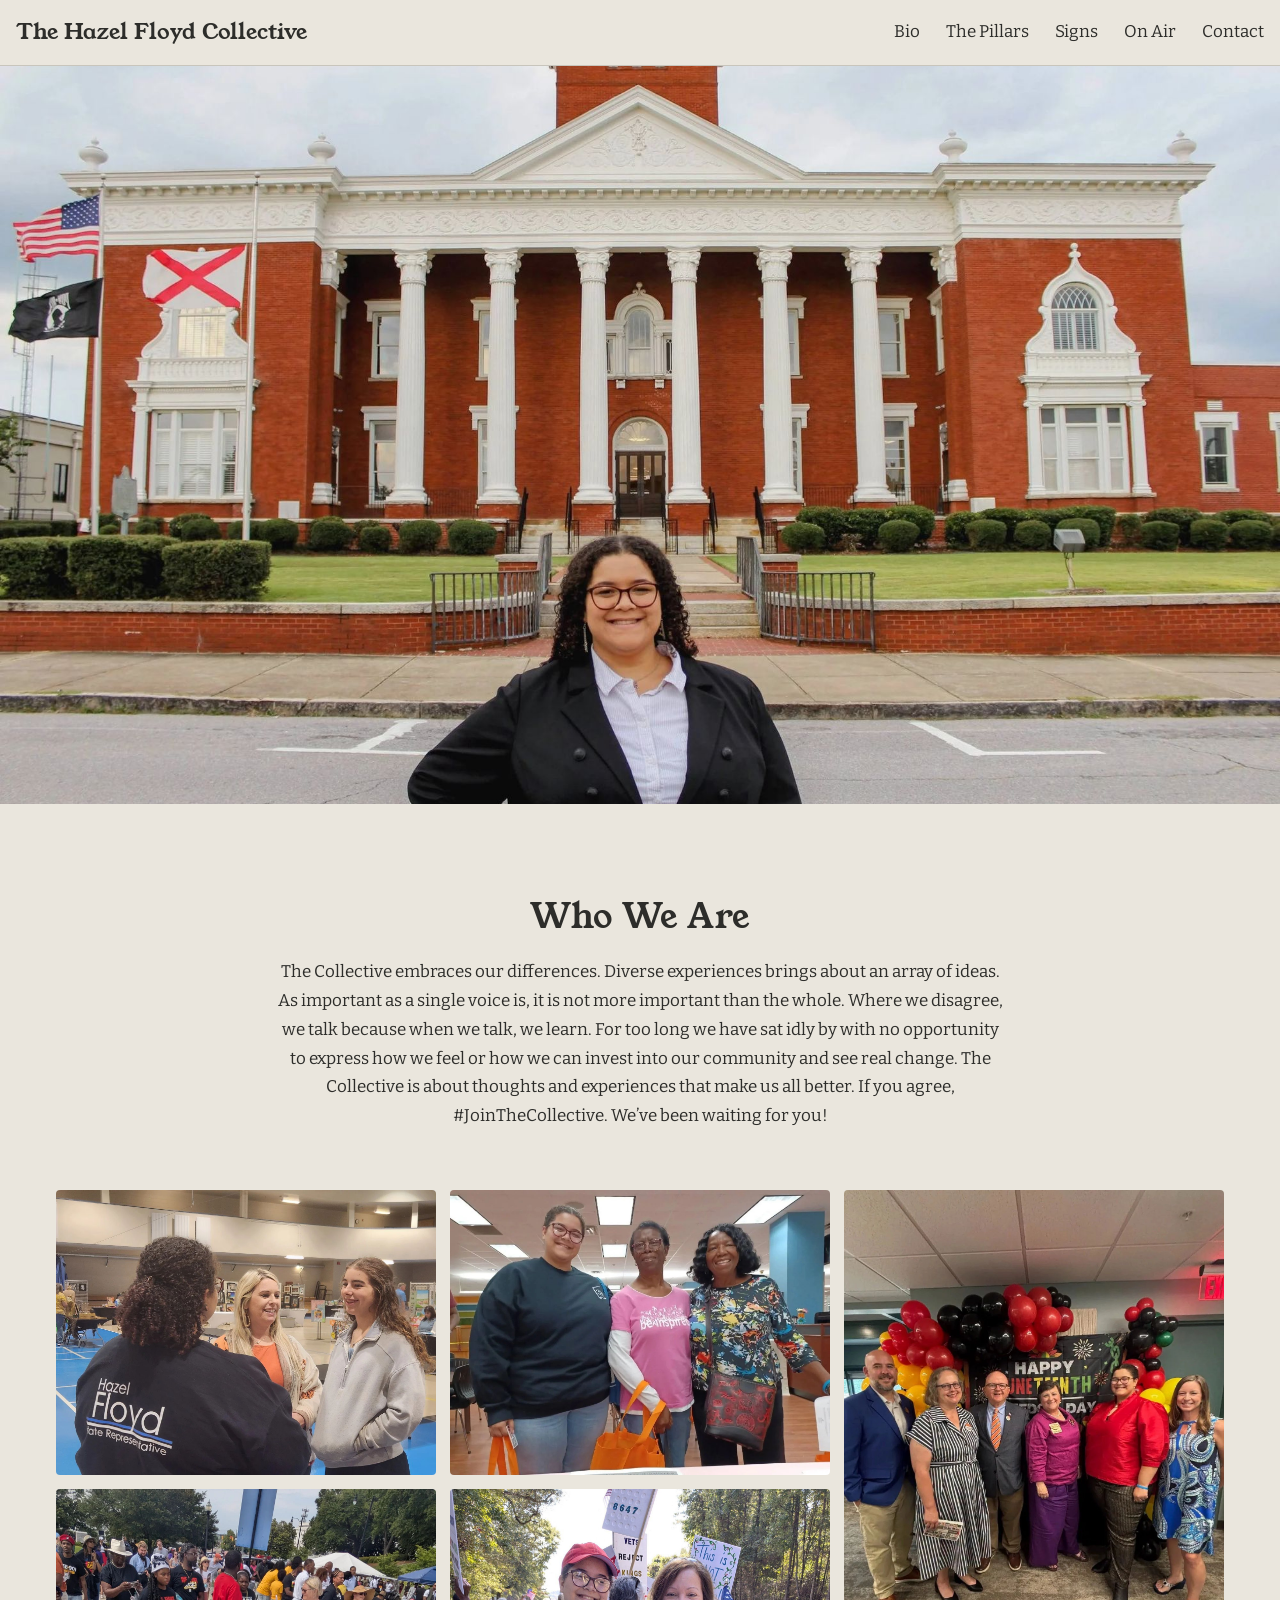
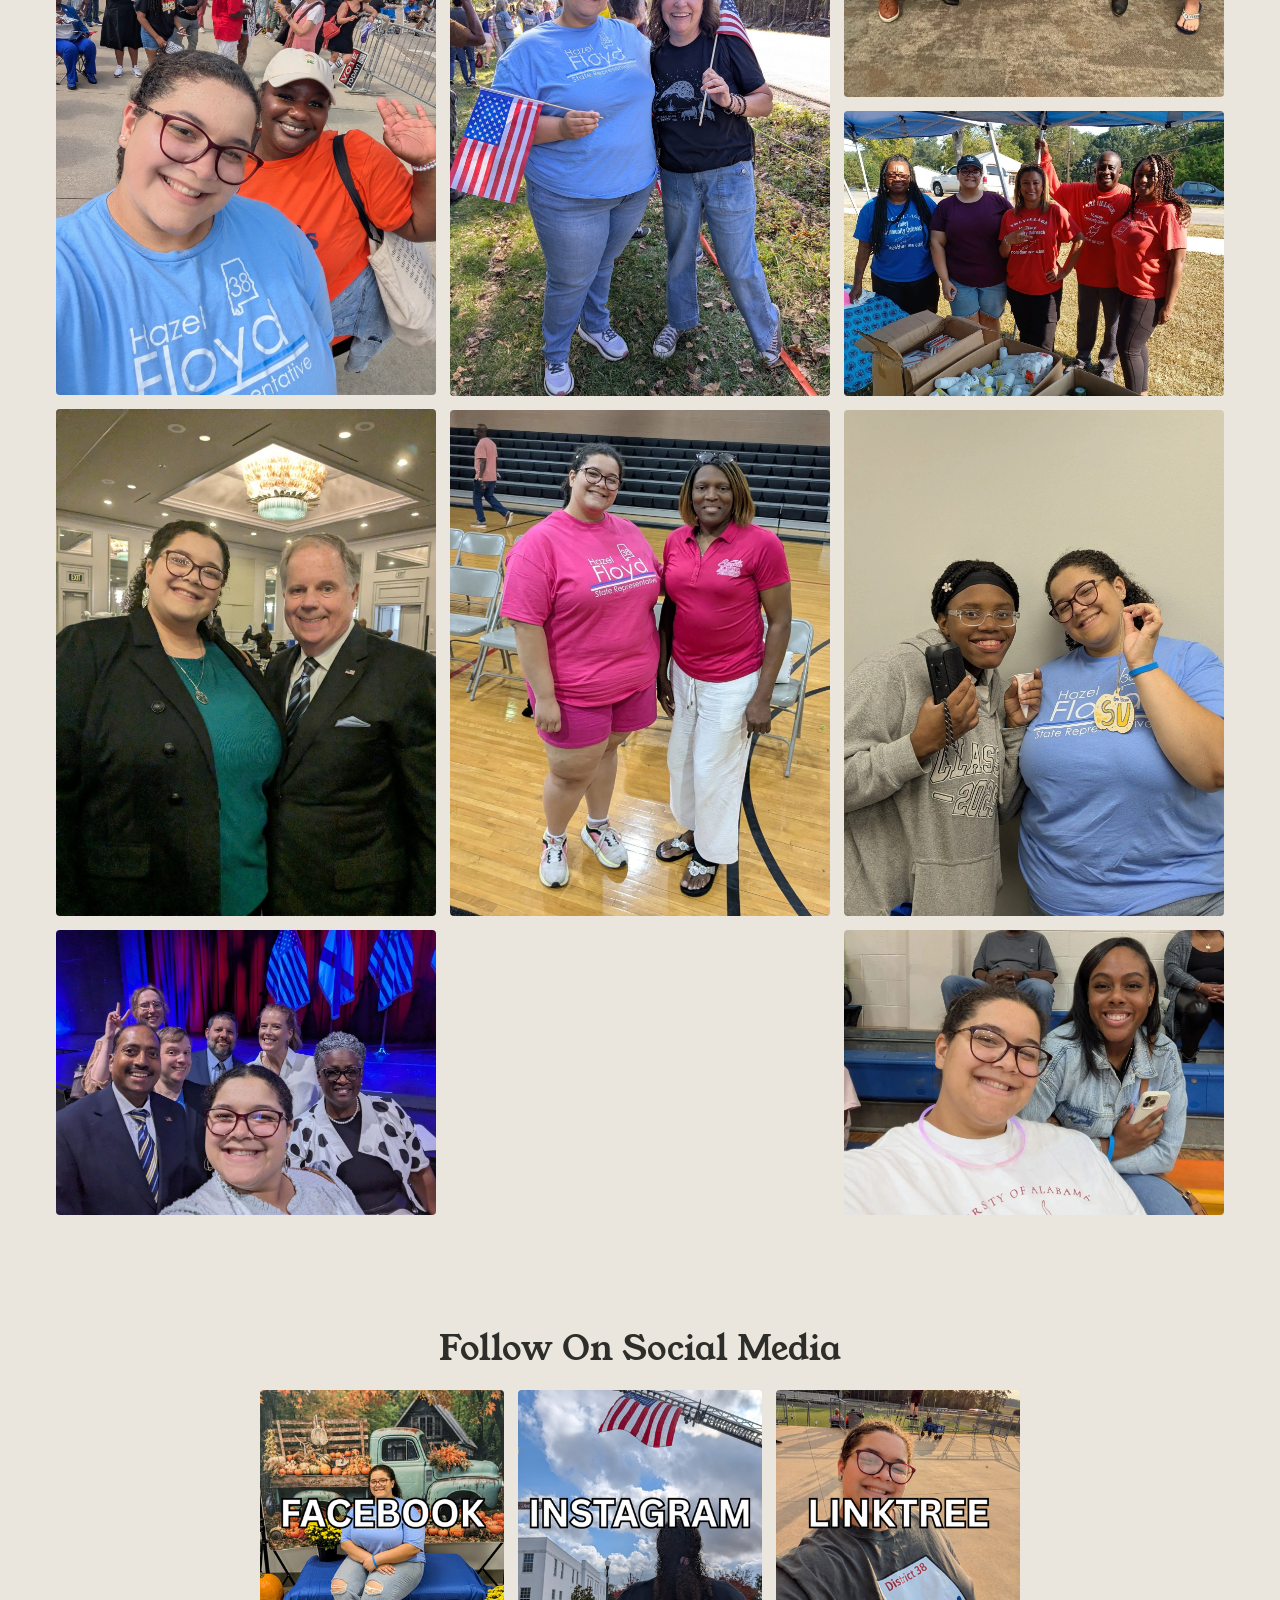
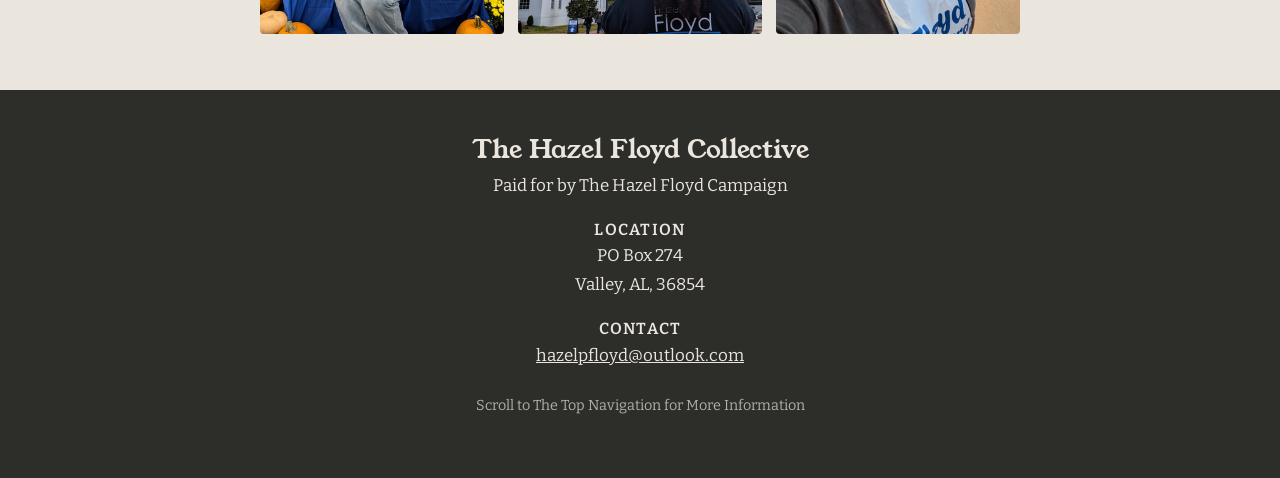
<file: index.html>
<!doctype html>
<html lang="en">
<head>
<meta charset="utf-8">
<meta name="viewport" content="width=device-width, initial-scale=1">
<title>The Hazel Floyd Collective</title>
<meta name="description" content="Hazel Floyd&#x27;s campaign for Alabama House District 38. Join the Collective: who we are, where we stand, and how to get involved.">
<link rel="canonical" href="https://www.thehazelfloydcollective.com/">
<meta property="og:site_name" content="The Hazel Floyd Collective">
<meta property="og:title" content="The Hazel Floyd Collective">
<meta property="og:description" content="Hazel Floyd&#x27;s campaign for Alabama House District 38. Join the Collective: who we are, where we stand, and how to get involved.">
<meta property="og:type" content="website">
<meta property="og:url" content="https://www.thehazelfloydcollective.com/">
<meta property="og:image" content="https://www.thehazelfloydcollective.com/images/hero-courthouse.jpg">
<meta name="twitter:card" content="summary_large_image">
<meta name="twitter:title" content="The Hazel Floyd Collective">
<meta name="twitter:description" content="Hazel Floyd&#x27;s campaign for Alabama House District 38. Join the Collective: who we are, where we stand, and how to get involved.">
<meta name="twitter:image" content="https://www.thehazelfloydcollective.com/images/hero-courthouse.jpg">
<link rel="icon" href="images/favicon.ico" sizes="any">
<link rel="apple-touch-icon" href="images/apple-touch-icon.png">
<link rel="preconnect" href="https://fonts.googleapis.com">
<link rel="preconnect" href="https://fonts.gstatic.com" crossorigin>
<link href="https://fonts.googleapis.com/css2?family=Bitter:wght@400;600;700&family=Young+Serif&display=swap" rel="stylesheet">
<link rel="stylesheet" href="style.css">
</head>
<body class="home">
<a class="skip" href="#page">Skip to Content</a>
<header class="site-header">
  <a class="brand" href="./">The Hazel Floyd Collective</a>
  <button class="nav-toggle" aria-expanded="false" aria-controls="site-nav">Menu</button>
  <nav aria-label="Main"><ul id="site-nav"><li><a href="bio/">Bio</a></li><li><a href="the-issues/">The Pillars</a></li><li><a href="signs/">Signs</a></li><li><a href="recent-events/">On Air</a></li><li><a href="contact/">Contact</a></li></ul></nav>
</header>
<main id="page">
<section class="hero"><img src="images/hero-courthouse.jpg" alt="Hazel Floyd standing in front of a courthouse" fetchpriority="high"></section>

<section class="who narrow">
  <h2>Who We Are</h2>
  <p>The Collective embraces our differences. Diverse experiences brings about an array of ideas. As important as a single voice is, it is not more important than the whole. Where we disagree, we talk because when we talk, we learn. For too long we have sat idly by with no opportunity to express how we feel or how we can invest into our community and see real change. The Collective is about thoughts and experiences that make us all better. If you agree, #JoinTheCollective. We’ve been waiting for you!</p>
</section>

<section class="gallery-wrap" aria-label="Photo gallery">
  <ul class="gallery">
<li><img src="images/gallery-01.jpg" alt="Campaign supporters talking at an indoor community event" loading="lazy"></li>
<li><img src="images/gallery-02.jpg" alt="A supporter and a volunteer posing in a crowd at an outdoor event" loading="lazy"></li>
<li><img src="images/gallery-03.jpg" alt="Two people posing together in an ornate room" loading="lazy"></li>
<li><img src="images/gallery-04.jpg" alt="A selfie with community leaders at a formal event" loading="lazy"></li>
<li><img src="images/gallery-05.jpg" alt="Three women posing together in a community hall" loading="lazy"></li>
<li><img src="images/gallery-06.jpg" alt="Two supporters holding flags at an outdoor rally" loading="lazy"></li>
<li><img src="images/gallery-07.jpg" alt="Two women in campaign shirts in a gymnasium" loading="lazy"></li>
<li><img src="images/gallery-08.jpg" alt="A group photo at a community celebration" loading="lazy"></li>
<li><img src="images/gallery-09.jpg" alt="Campaign volunteers under a tent at an outdoor event" loading="lazy"></li>
<li><img src="images/gallery-10.jpg" alt="Two friends in campaign shirts taking a selfie" loading="lazy"></li>
<li><img src="images/gallery-11.jpg" alt="Two friends smiling in a gymnasium" loading="lazy"></li>
  </ul>
</section>

<section class="social">
  <h2>Follow On Social Media</h2>
  <ul class="social-tiles">
    <li><a href="https://www.facebook.com/TheHazelFloydCollective" rel="noopener"><img src="images/social-1.png" alt="Facebook" loading="lazy"></a></li>
    <li><a href="https://www.instagram.com/thehazelfloydcollective/" rel="noopener"><img src="images/social-2.png" alt="Instagram" loading="lazy"></a></li>
    <li><a href="https://linktr.ee/TheHazelFloydCollective" rel="noopener"><img src="images/social-3.png" alt="Linktree" loading="lazy"></a></li>
  </ul>
</section>
</main>
<footer class="site-footer">
  <h2>The Hazel Floyd Collective</h2>
  <p>Paid for by The Hazel Floyd Campaign</p>
  <h3>Location</h3>
  <address>PO Box 274<br>Valley, AL, 36854</address>
  <h3>Contact</h3>
  <p><a href="mailto:hazelpfloyd@outlook.com">hazelpfloyd@outlook.com</a></p>
  <p class="foot-note">Scroll to The Top Navigation for More Information</p>
</footer>
<script src="site.js" defer></script>
</body>
</html>
</file>
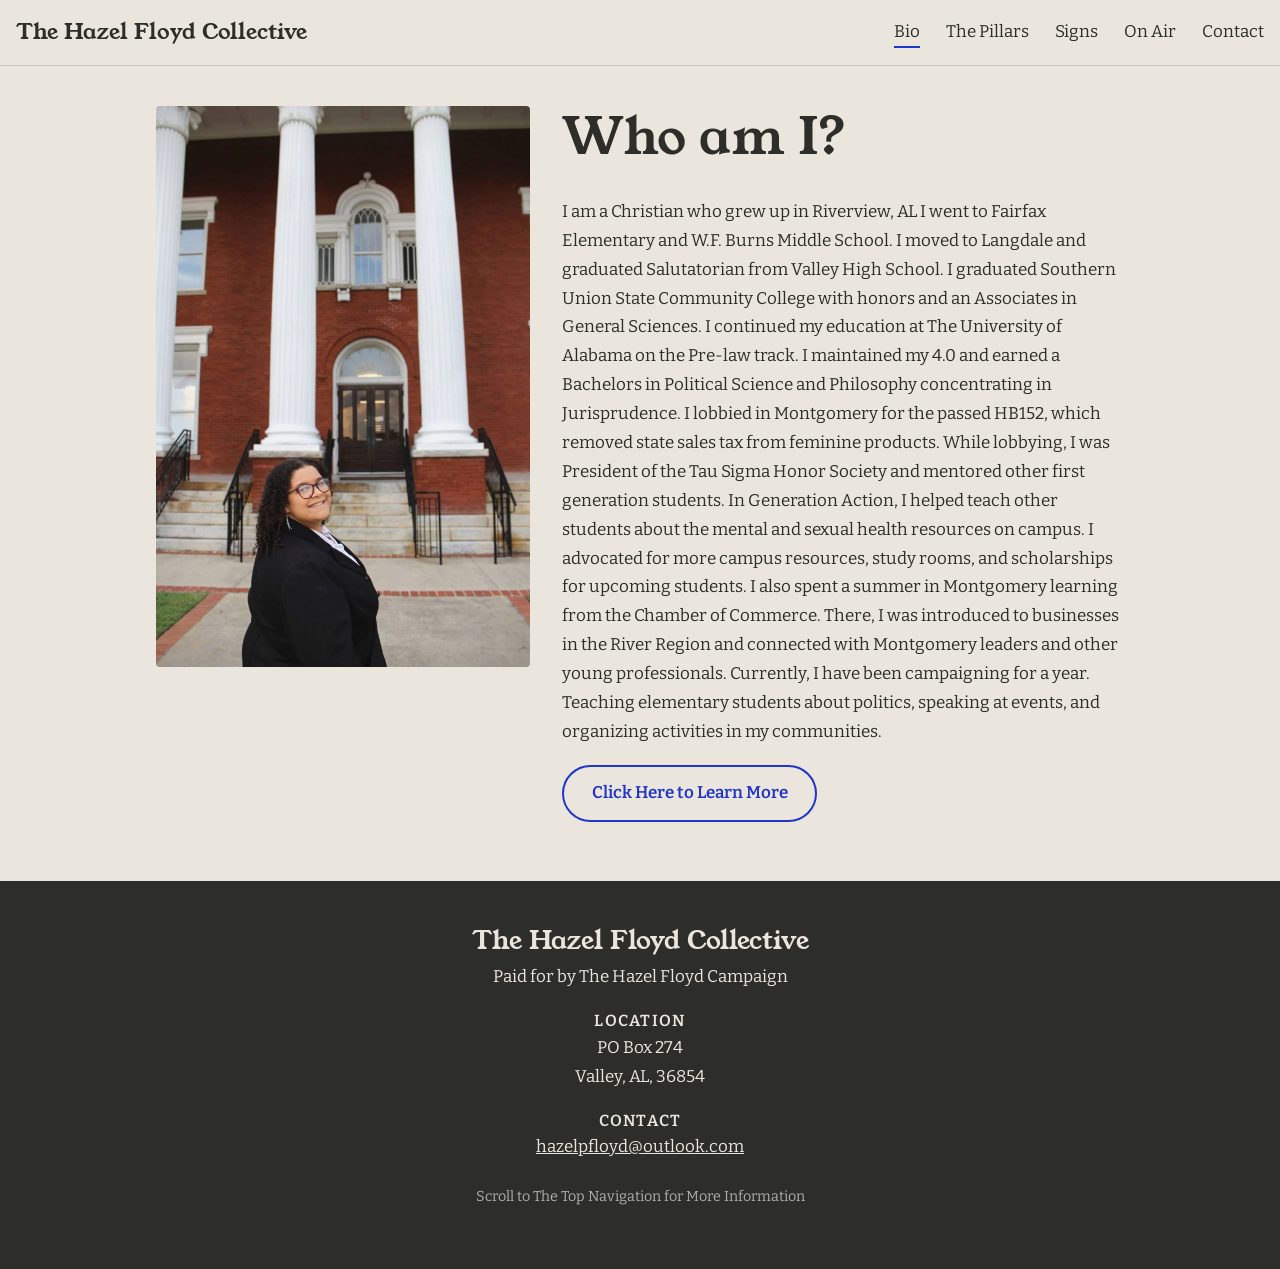
<file: bio/index.html>
<!doctype html>
<html lang="en">
<head>
<meta charset="utf-8">
<meta name="viewport" content="width=device-width, initial-scale=1">
<title>Bio — The Hazel Floyd Collective</title>
<meta name="description" content="Who is Hazel Floyd? A Valley, Alabama native, University of Alabama graduate and candidate for Alabama House District 38.">
<link rel="canonical" href="https://www.thehazelfloydcollective.com/bio/">
<meta property="og:site_name" content="The Hazel Floyd Collective">
<meta property="og:title" content="Bio — The Hazel Floyd Collective">
<meta property="og:description" content="Who is Hazel Floyd? A Valley, Alabama native, University of Alabama graduate and candidate for Alabama House District 38.">
<meta property="og:type" content="website">
<meta property="og:url" content="https://www.thehazelfloydcollective.com/bio/">
<meta property="og:image" content="https://www.thehazelfloydcollective.com/images/bio-portrait.jpg">
<meta name="twitter:card" content="summary_large_image">
<meta name="twitter:title" content="Bio — The Hazel Floyd Collective">
<meta name="twitter:description" content="Who is Hazel Floyd? A Valley, Alabama native, University of Alabama graduate and candidate for Alabama House District 38.">
<meta name="twitter:image" content="https://www.thehazelfloydcollective.com/images/bio-portrait.jpg">
<link rel="icon" href="../images/favicon.ico" sizes="any">
<link rel="apple-touch-icon" href="../images/apple-touch-icon.png">
<link rel="preconnect" href="https://fonts.googleapis.com">
<link rel="preconnect" href="https://fonts.gstatic.com" crossorigin>
<link href="https://fonts.googleapis.com/css2?family=Bitter:wght@400;600;700&family=Young+Serif&display=swap" rel="stylesheet">
<link rel="stylesheet" href="../style.css">
</head>
<body class="">
<a class="skip" href="#page">Skip to Content</a>
<header class="site-header">
  <a class="brand" href="../">The Hazel Floyd Collective</a>
  <button class="nav-toggle" aria-expanded="false" aria-controls="site-nav">Menu</button>
  <nav aria-label="Main"><ul id="site-nav"><li><a href="../bio/" aria-current="page">Bio</a></li><li><a href="../the-issues/">The Pillars</a></li><li><a href="../signs/">Signs</a></li><li><a href="../recent-events/">On Air</a></li><li><a href="../contact/">Contact</a></li></ul></nav>
</header>
<main id="page">
<section class="split narrow-wide">
  <img class="portrait" src="../images/bio-portrait.jpg" alt="Hazel Floyd standing in front of a courthouse">
  <div>
    <h1>Who am I?</h1>
    <p>I am a Christian who grew up in Riverview, AL I went to Fairfax Elementary and W.F. Burns Middle School. I moved to Langdale and graduated Salutatorian from Valley High School. I graduated Southern Union State Community College with honors and an Associates in General Sciences. I continued my education at The University of Alabama on the Pre-law track. I maintained my 4.0 and earned a Bachelors in Political Science and Philosophy concentrating in Jurisprudence. I lobbied in Montgomery for the passed HB152, which removed state sales tax from feminine products. While lobbying, I was President of the Tau Sigma Honor Society and mentored other first generation students. In Generation Action, I helped teach other students about the mental and sexual health resources on campus. I advocated for more campus resources, study rooms, and scholarships for upcoming students. I also spent a summer in Montgomery learning from the Chamber of Commerce. There, I was introduced to businesses in the River Region and connected with Montgomery leaders and other young professionals. Currently, I have been campaigning for a year. Teaching elementary students about politics, speaking at events, and organizing activities in my communities.</p>
    <p><a class="btn btn-outline" href="../extended-bio/">Click Here to Learn More</a></p>
  </div>
</section>
</main>
<footer class="site-footer">
  <h2>The Hazel Floyd Collective</h2>
  <p>Paid for by The Hazel Floyd Campaign</p>
  <h3>Location</h3>
  <address>PO Box 274<br>Valley, AL, 36854</address>
  <h3>Contact</h3>
  <p><a href="mailto:hazelpfloyd@outlook.com">hazelpfloyd@outlook.com</a></p>
  <p class="foot-note">Scroll to The Top Navigation for More Information</p>
</footer>
<script src="../site.js" defer></script>
</body>
</html>
</file>
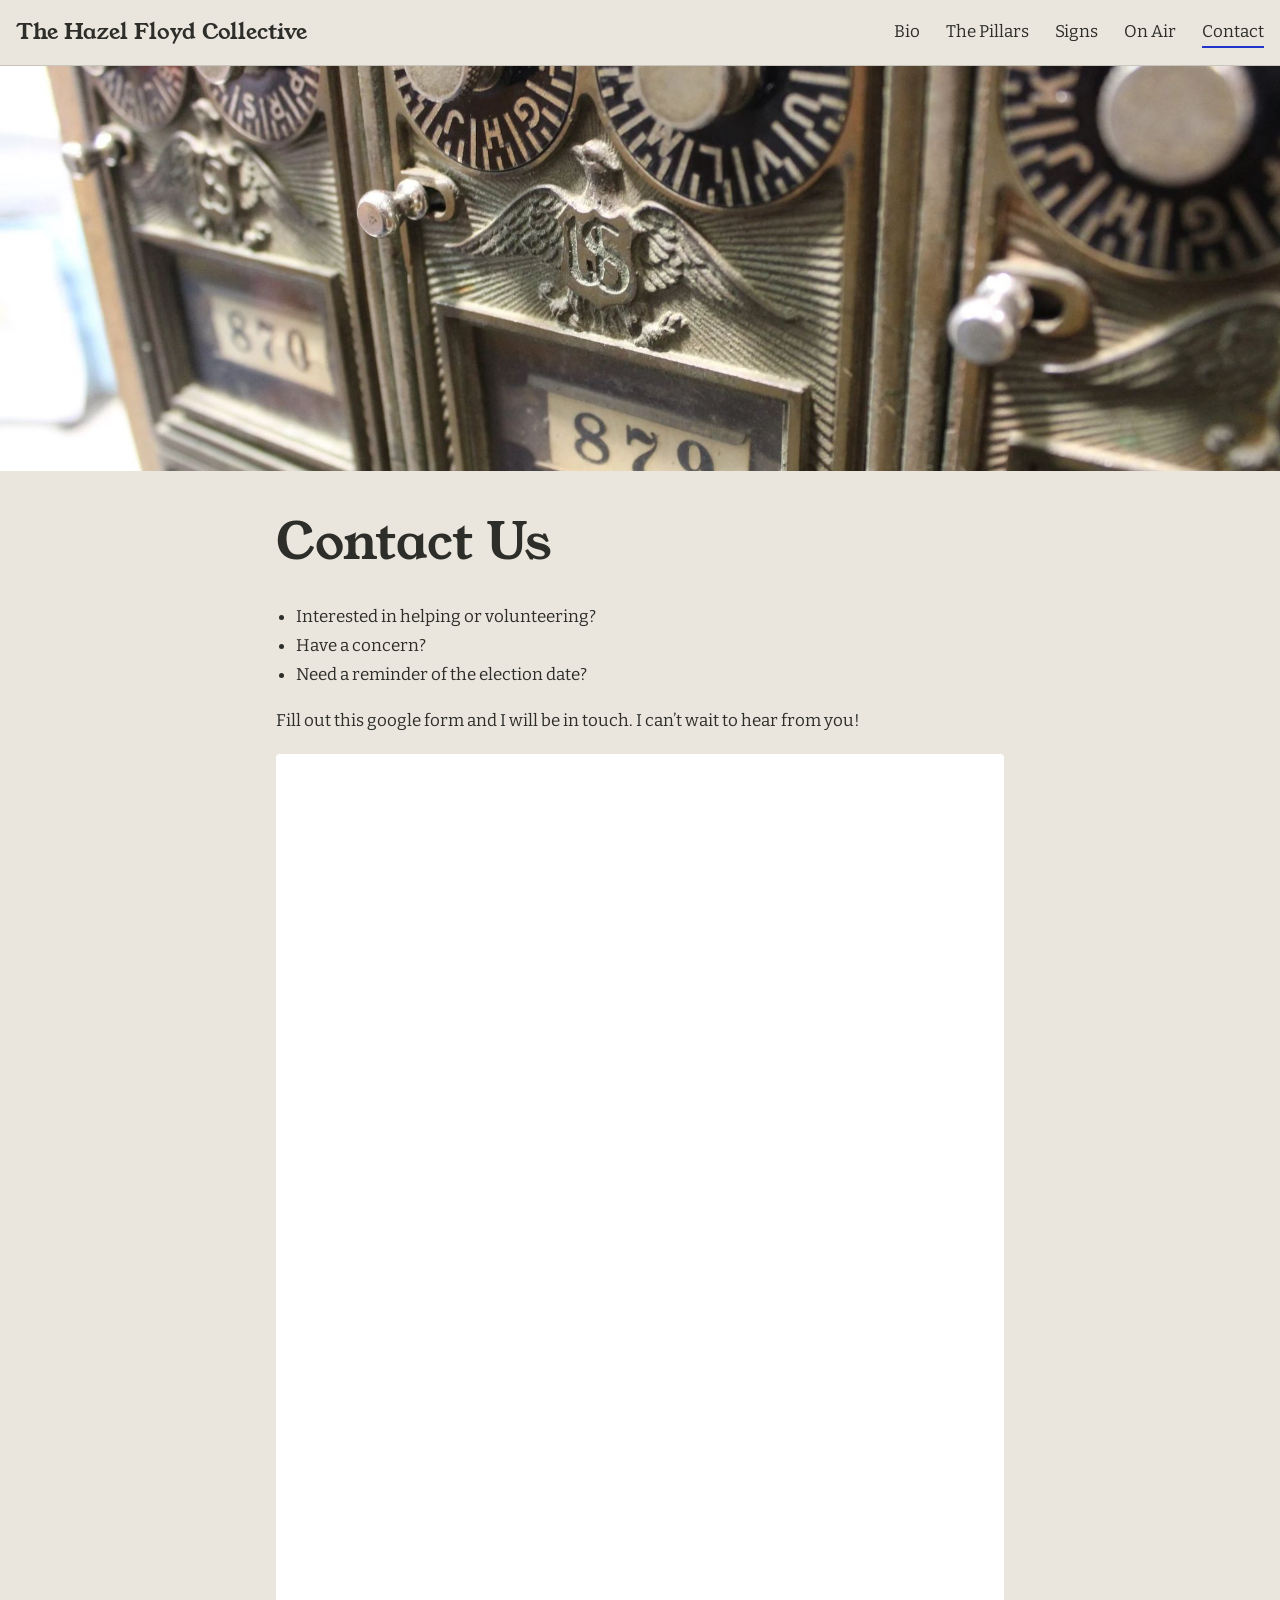
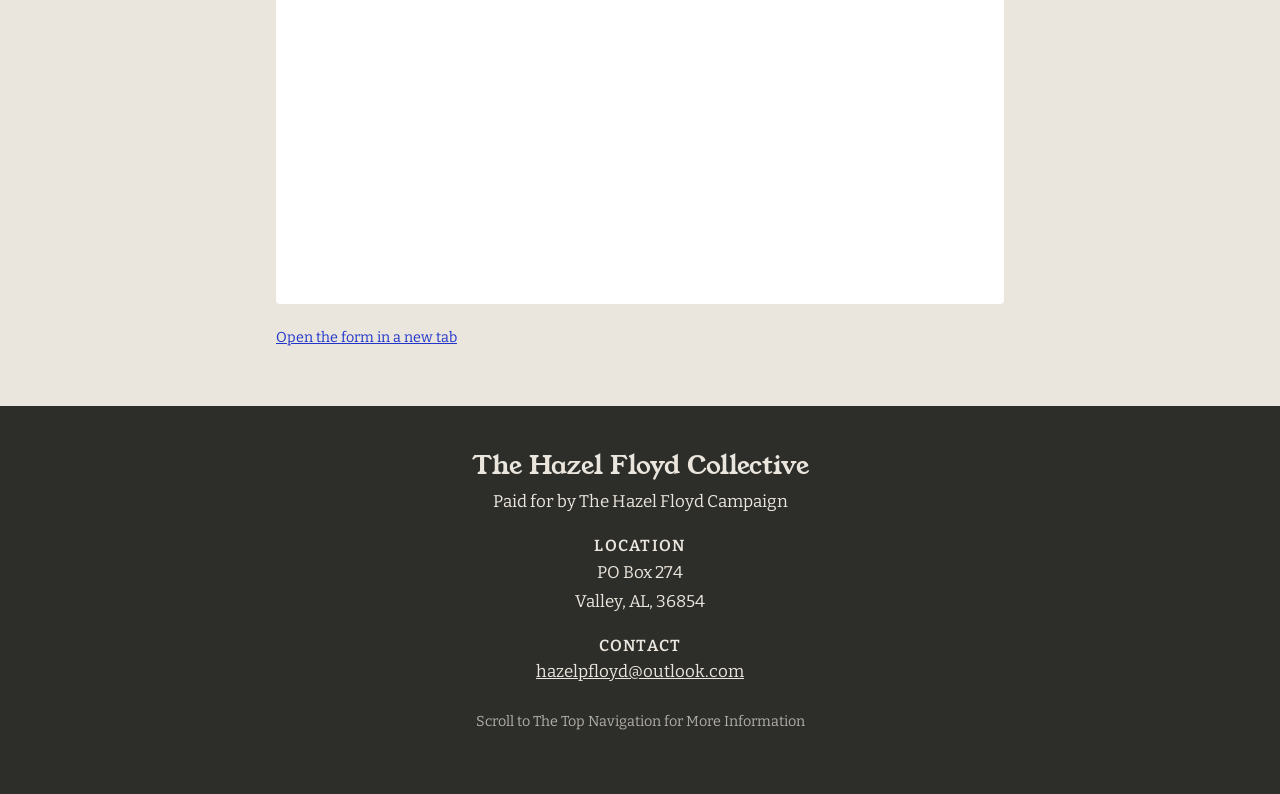
<file: contact/index.html>
<!doctype html>
<html lang="en">
<head>
<meta charset="utf-8">
<meta name="viewport" content="width=device-width, initial-scale=1">
<title>Contact — The Hazel Floyd Collective</title>
<meta name="description" content="Contact The Hazel Floyd Collective to volunteer, share a concern, or get an election reminder.">
<link rel="canonical" href="https://www.thehazelfloydcollective.com/contact/">
<meta property="og:site_name" content="The Hazel Floyd Collective">
<meta property="og:title" content="Contact — The Hazel Floyd Collective">
<meta property="og:description" content="Contact The Hazel Floyd Collective to volunteer, share a concern, or get an election reminder.">
<meta property="og:type" content="website">
<meta property="og:url" content="https://www.thehazelfloydcollective.com/contact/">
<meta property="og:image" content="https://www.thehazelfloydcollective.com/images/contact.jpg">
<meta name="twitter:card" content="summary_large_image">
<meta name="twitter:title" content="Contact — The Hazel Floyd Collective">
<meta name="twitter:description" content="Contact The Hazel Floyd Collective to volunteer, share a concern, or get an election reminder.">
<meta name="twitter:image" content="https://www.thehazelfloydcollective.com/images/contact.jpg">
<link rel="icon" href="../images/favicon.ico" sizes="any">
<link rel="apple-touch-icon" href="../images/apple-touch-icon.png">
<link rel="preconnect" href="https://fonts.googleapis.com">
<link rel="preconnect" href="https://fonts.gstatic.com" crossorigin>
<link href="https://fonts.googleapis.com/css2?family=Bitter:wght@400;600;700&family=Young+Serif&display=swap" rel="stylesheet">
<link rel="stylesheet" href="../style.css">
</head>
<body class="">
<a class="skip" href="#page">Skip to Content</a>
<header class="site-header">
  <a class="brand" href="../">The Hazel Floyd Collective</a>
  <button class="nav-toggle" aria-expanded="false" aria-controls="site-nav">Menu</button>
  <nav aria-label="Main"><ul id="site-nav"><li><a href="../bio/">Bio</a></li><li><a href="../the-issues/">The Pillars</a></li><li><a href="../signs/">Signs</a></li><li><a href="../recent-events/">On Air</a></li><li><a href="../contact/" aria-current="page">Contact</a></li></ul></nav>
</header>
<main id="page">
<section class="hero short"><img src="../images/contact.jpg" alt="Brass post office boxes" fetchpriority="high"></section>
<section class="narrow">
  <h1>Contact Us</h1>
  <ul class="reasons">
    <li>Interested in helping or volunteering?</li>
    <li>Have a concern?</li>
    <li>Need a reminder of the election date?</li>
  </ul>
  <p>Fill out this google form and I will be in touch. I can’t wait to hear from you!</p>
  <iframe class="gform" src="https://docs.google.com/forms/d/e/1FAIpQLSc1oheOgwwDuY-WLZsVXxpW1cQXV964mgxymXXrohL3Z6sfhw/viewform?embedded=true" title="Contact form" loading="lazy">Loading…</iframe>
  <p class="small"><a href="https://docs.google.com/forms/d/e/1FAIpQLSc1oheOgwwDuY-WLZsVXxpW1cQXV964mgxymXXrohL3Z6sfhw/viewform" rel="noopener">Open the form in a new tab</a></p>
</section>
</main>
<footer class="site-footer">
  <h2>The Hazel Floyd Collective</h2>
  <p>Paid for by The Hazel Floyd Campaign</p>
  <h3>Location</h3>
  <address>PO Box 274<br>Valley, AL, 36854</address>
  <h3>Contact</h3>
  <p><a href="mailto:hazelpfloyd@outlook.com">hazelpfloyd@outlook.com</a></p>
  <p class="foot-note">Scroll to The Top Navigation for More Information</p>
</footer>
<script src="../site.js" defer></script>
</body>
</html>
</file>
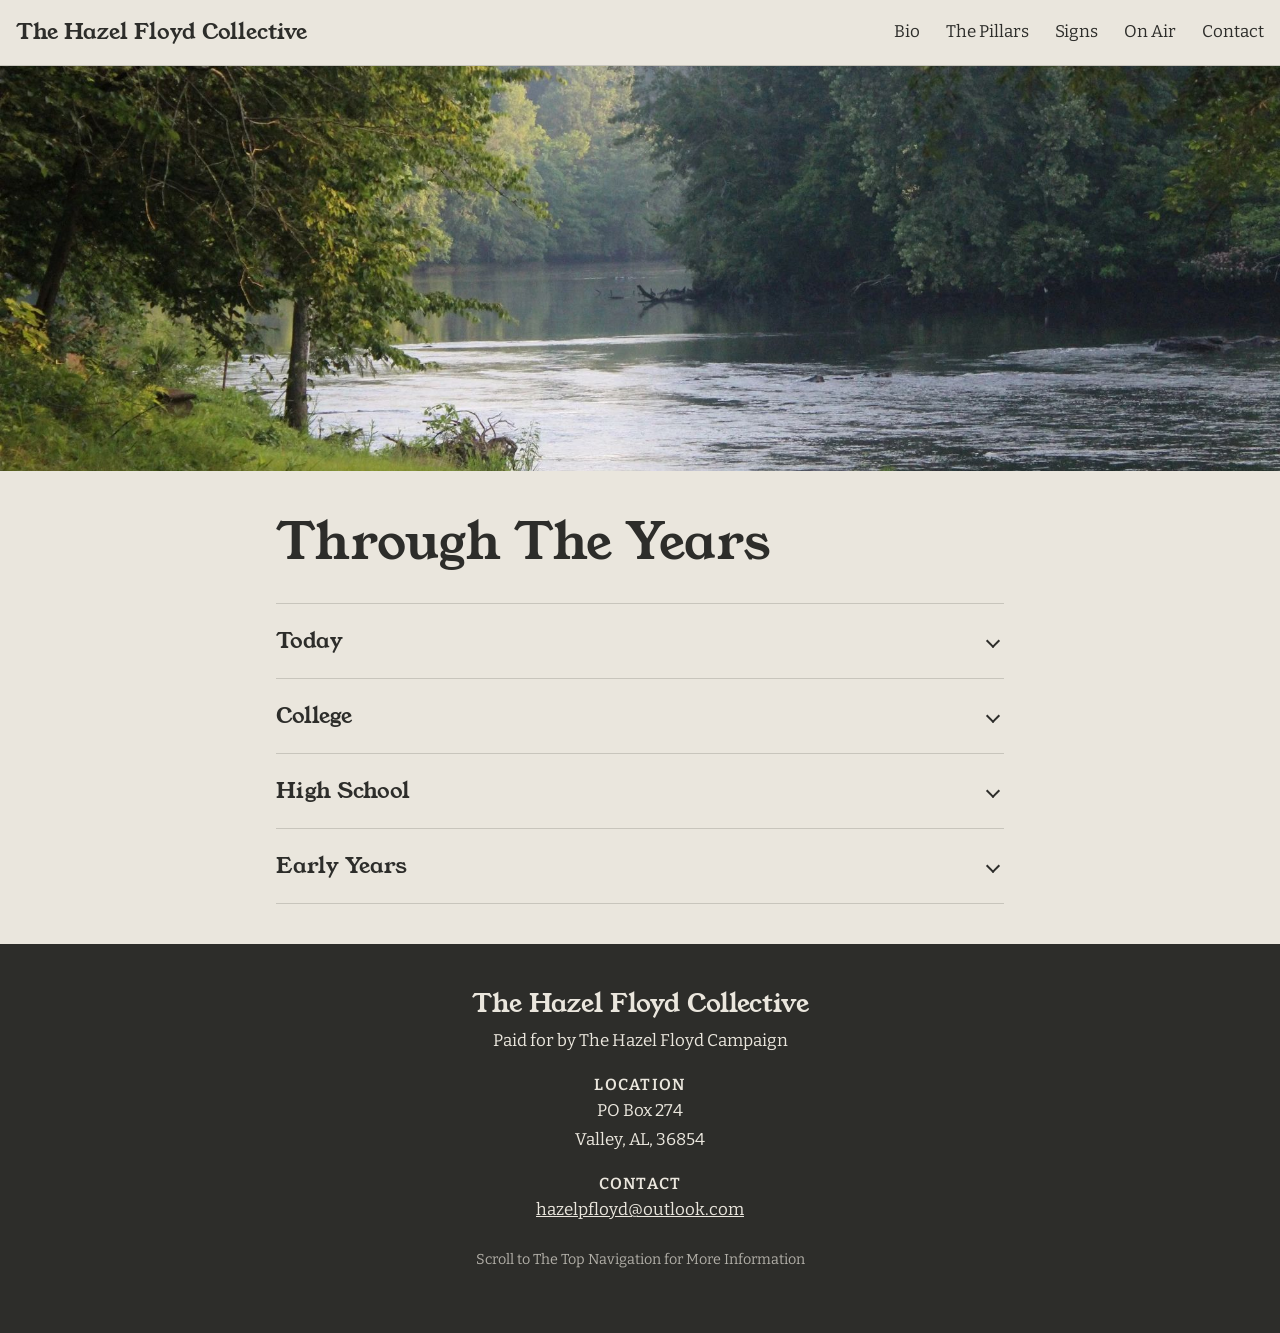
<file: extended-bio/index.html>
<!doctype html>
<html lang="en">
<head>
<meta charset="utf-8">
<meta name="viewport" content="width=device-width, initial-scale=1">
<title>Extended Bio — The Hazel Floyd Collective</title>
<meta name="description" content="From childhood in Riverview to the University of Alabama and beyond: Hazel Floyd&#x27;s story of service, leadership and the Valley.">
<link rel="canonical" href="https://www.thehazelfloydcollective.com/extended-bio/">
<meta property="og:site_name" content="The Hazel Floyd Collective">
<meta property="og:title" content="Extended Bio — The Hazel Floyd Collective">
<meta property="og:description" content="From childhood in Riverview to the University of Alabama and beyond: Hazel Floyd&#x27;s story of service, leadership and the Valley.">
<meta property="og:type" content="website">
<meta property="og:url" content="https://www.thehazelfloydcollective.com/extended-bio/">
<meta property="og:image" content="https://www.thehazelfloydcollective.com/images/extended-bio.jpg">
<meta name="twitter:card" content="summary_large_image">
<meta name="twitter:title" content="Extended Bio — The Hazel Floyd Collective">
<meta name="twitter:description" content="From childhood in Riverview to the University of Alabama and beyond: Hazel Floyd&#x27;s story of service, leadership and the Valley.">
<meta name="twitter:image" content="https://www.thehazelfloydcollective.com/images/extended-bio.jpg">
<link rel="icon" href="../images/favicon.ico" sizes="any">
<link rel="apple-touch-icon" href="../images/apple-touch-icon.png">
<link rel="preconnect" href="https://fonts.googleapis.com">
<link rel="preconnect" href="https://fonts.gstatic.com" crossorigin>
<link href="https://fonts.googleapis.com/css2?family=Bitter:wght@400;600;700&family=Young+Serif&display=swap" rel="stylesheet">
<link rel="stylesheet" href="../style.css">
</head>
<body class="">
<a class="skip" href="#page">Skip to Content</a>
<header class="site-header">
  <a class="brand" href="../">The Hazel Floyd Collective</a>
  <button class="nav-toggle" aria-expanded="false" aria-controls="site-nav">Menu</button>
  <nav aria-label="Main"><ul id="site-nav"><li><a href="../bio/">Bio</a></li><li><a href="../the-issues/">The Pillars</a></li><li><a href="../signs/">Signs</a></li><li><a href="../recent-events/">On Air</a></li><li><a href="../contact/">Contact</a></li></ul></nav>
</header>
<main id="page">
<section class="hero short"><img src="../images/extended-bio.jpg" alt="A tree-lined river at sunset" fetchpriority="high"></section>
<section class="narrow">
  <h1>Through The Years</h1>
<details class="acc"><summary>Today</summary><div class="acc-body">
<p>Following my graduation from The University of Alabama, I sought an immersive opportunity to engage with the economic and civic landscape of our state’s capital. This led me to the FuelAL program at the Montgomery Area Chamber of Commerce—an organization I first connected with during my undergraduate studies.</p>
<p>Throughout the program, I conducted regular site visits across the River Region, including Montgomery, Wetumpka, Prattville, Millbrook, and Autaugaville. These engagements provided high-level access to regional leadership, corporate tours, and strategic networking events. A significant highlight was attending a statewide political conference, where I observed critical dialogues regarding Alabama’s future trajectory.</p>
<p>This experience deepened my understanding of the delicate balance between preserving our historical heritage and fostering modern urban growth. It reinforced my conviction that a robust Chamber of Commerce is not just a business asset, but a vital catalyst for the sustainable urbanization and prosperity of our communities.</p>
</div></details>
<details class="acc"><summary>College</summary><div class="acc-body">
<p>My journey toward public service began with a dedication to hard work and community engagement. While studying at Southern Union State Community College, I balanced a rigorous academic load—including membership in Mu Alpha Theta and Sigma Kappa Delta—with full-time employment. From managing logistics at Auburn Football games to overseeing operations across multiple locations for a national franchise, these early professional roles instilled in me the "people-first" philosophy I carry today: a commitment to exceptional communication, teamwork, and problem-solving under pressure.</p>
<p>Beyond the workplace, I have always remained invested in the success of the next generation. In 2023, I returned to my roots to mentor the Valley High School Marching Band, teaching discipline and musicality to the Low Brass section—a testament to my belief that we must always pour back into the communities that raised us.</p>
<p>At the University of Alabama, I focused my energy on academic rigor and structural leadership. I graduated Summa Cum Laude with a 4.0 GPA, receiving the Cleophus Thomas Award and the Archie Wade Award for academic excellence as a Black scholar.</p>
<p>As a first-generation college student, I understood the importance of mentorship early on. Through the Legacy Scholars program, I transitioned from a student seeking guidance to a panelist and mentor, helping others navigate the complexities of higher education. This role allowed me to bridge gaps between diverse socioeconomic and ethnic groups, fostering a more inclusive environment for all students.</p>
<p>My most significant leadership impact occurred within the transfer student community. Recognizing the unique challenges faced by those transitioning to a large campus, I rose to the leadership team of Bama Transfers and was subsequently elected President of Tau Sigma (The Transfer Honor Society).</p>
<p>During my tenure, I spearheaded a complete revitalization of transfer programming at the University: Collaborated with faculty advisors to rebuild the transfer support system from the ground up. Launched a student-led "Transfer Tour" initiative to reduce first-day anxiety and help students navigate the campus with confidence. Represented the University of Alabama at the national convention in Chicago, bringing home best practices in organizational leadership.</p>
<p>My passion for the law and policy is rooted in action. As a Pre-Law student and an active member of the Women in Pre-Law Society—where I received the Best Senior Award—I have spent years studying the mechanisms of our legal system. I was fortunate to work with advocacy organizations like Return My Vote and the NAACP.</p>
<p>In early 2025, I took that passion to the Alabama State House. Leading a delegation with Generation Action, I lobbied for the passage of HB152. By engaging directly with Senators and Representatives in bipartisan dialogue, I helped advocate for a bill that was successfully enacted into law in September 2025. This experience provided me with firsthand expertise in how to move the needle in Montgomery and deliver tangible results for the people of Alabama.</p>
</div></details>
<details class="acc"><summary>High School</summary><div class="acc-body">
<p>For me, leadership didn’t start on a stage; it started in the halls of Valley High School and the rehearsals of our marching band. I’ve always believed that you get out of a community what you’re willing to put into it, and from a young age, I decided to put in everything I had.</p>
<p>My time in the Valley High Marching Band taught me the value of discipline and harmony—not just in music, but in leadership. Serving as a Section Leader and a PBS instructor, I was honored to be voted Outstanding Band Member by my peers and to receive the inaugural Charles Story Award for service. Whether I was managing uniforms or teaching music theory, I learned that no task is too small when you're working toward a collective goal.</p>
<p>That commitment to the 'behind-the-scenes' work extended to the front office, where I served as a library and counselor’s aid. Delivering the morning announcements wasn’t just a job; it was my first look at the administrative heartbeat of our schools. It taught me that real change requires understanding the complex systems that keep our institutions running.</p>
<p>Deeply rooted in our local economy, I served as a Junior Ambassador for the Greater Valley Area Chamber of Commerce. Being named Junior Ambassador of the Year in 2019 was more than an award—it was a promise to advocate for our local businesses and neighbors.</p>
<p>Throughout my high school career, I averaged over 100 hours of community service annually. Even when the world slowed down during COVID-19, I refused to let our community spirit fade, pivoting to virtual meetings and creative outreach to keep our student organizations connected. From organizing bullying prevention rallies and Black History Month programs to hand-delivering Valentine’s cards to our local nursing homes and organizing toy drives for children, my mission has always been simple: if there is a need in Valley, I want to be part of the solution.</p>
<p>I’ve always been in a hurry to serve. By age 15, I was dual-enrolled at Southern Union, joining the Phi Theta Kappa Honor Society and completing a full year of college before I even crossed the graduation stage. As President of the Key Club, Mu Alpha Theta, and the National Honor Society, I didn't just hold titles—I built programs, raised funds, and mentored my classmates.</p>
<p>I am a product of the Valley. I am a product of our schools, our churches, and our shared values. I’m running because I’ve spent my life showing up for this District, and I’m ready to take that same work ethic to Montgomery to fight for the place that raised me.</p>
</div></details>
<details class="acc"><summary>Early Years</summary><div class="acc-body">
<p>If you ask my family, they’ll tell you I didn’t waste any time picking a career path. At five years old, I did the math and decided that since the President helps the most people, I would simply have to become the President. I’ve been on a mission to serve ever since!</p>
<p>My first 'constituents' were in the nursery at my church. Even as a young girl, I couldn’t stand to hear a baby cry without trying to help. Whether I was leading VBS song-and-dance with my mom or being the last one in line for a meal to make sure everyone else was fed, I learned early on that leadership is really just a fancy word for service.</p>
<p>That heart for service led me straight to the Bradshaw Library. I was a fixture at the Summer Reading Program every year, and by the time I reached Fairfax Elementary, I had practically moved into the school library. I remember asking my teacher for a different SGA job, but she insisted she 'desperately needed' me as a library aide. Looking back, I’m glad she did. Surrounded by those stacks, I realized that books are more than just stories—they are windows into a massive world, and reading is the first step toward understanding how to fix the problems in it.</p>
<p>As I grew, so did my involvement in the community. I convinced the Bradshaw Library to let me join the teen volunteer program a year early at age 12, because I just couldn't wait to get to work! In middle school, I found my rhythm in the band room, the art club, and the theater, eventually joining the marching band in 8th grade and serving as a Junior Rambassador.</p>
<p>I also took my responsibilities at home just as seriously. When I started babysitting, I didn't just want to watch the kids—I wanted to be prepared for anything. I headed down to EAMC-Lanier to get my CPR certification, a commitment I’ve kept every year since.</p>
<p>Whether I’m praying over my peers, helping a child find the perfect book, or keeping my CPR skills sharp, my goal has remained the same: be the person people can count on when it matters most.</p>
</div></details>

</section>
</main>
<footer class="site-footer">
  <h2>The Hazel Floyd Collective</h2>
  <p>Paid for by The Hazel Floyd Campaign</p>
  <h3>Location</h3>
  <address>PO Box 274<br>Valley, AL, 36854</address>
  <h3>Contact</h3>
  <p><a href="mailto:hazelpfloyd@outlook.com">hazelpfloyd@outlook.com</a></p>
  <p class="foot-note">Scroll to The Top Navigation for More Information</p>
</footer>
<script src="../site.js" defer></script>
</body>
</html>
</file>
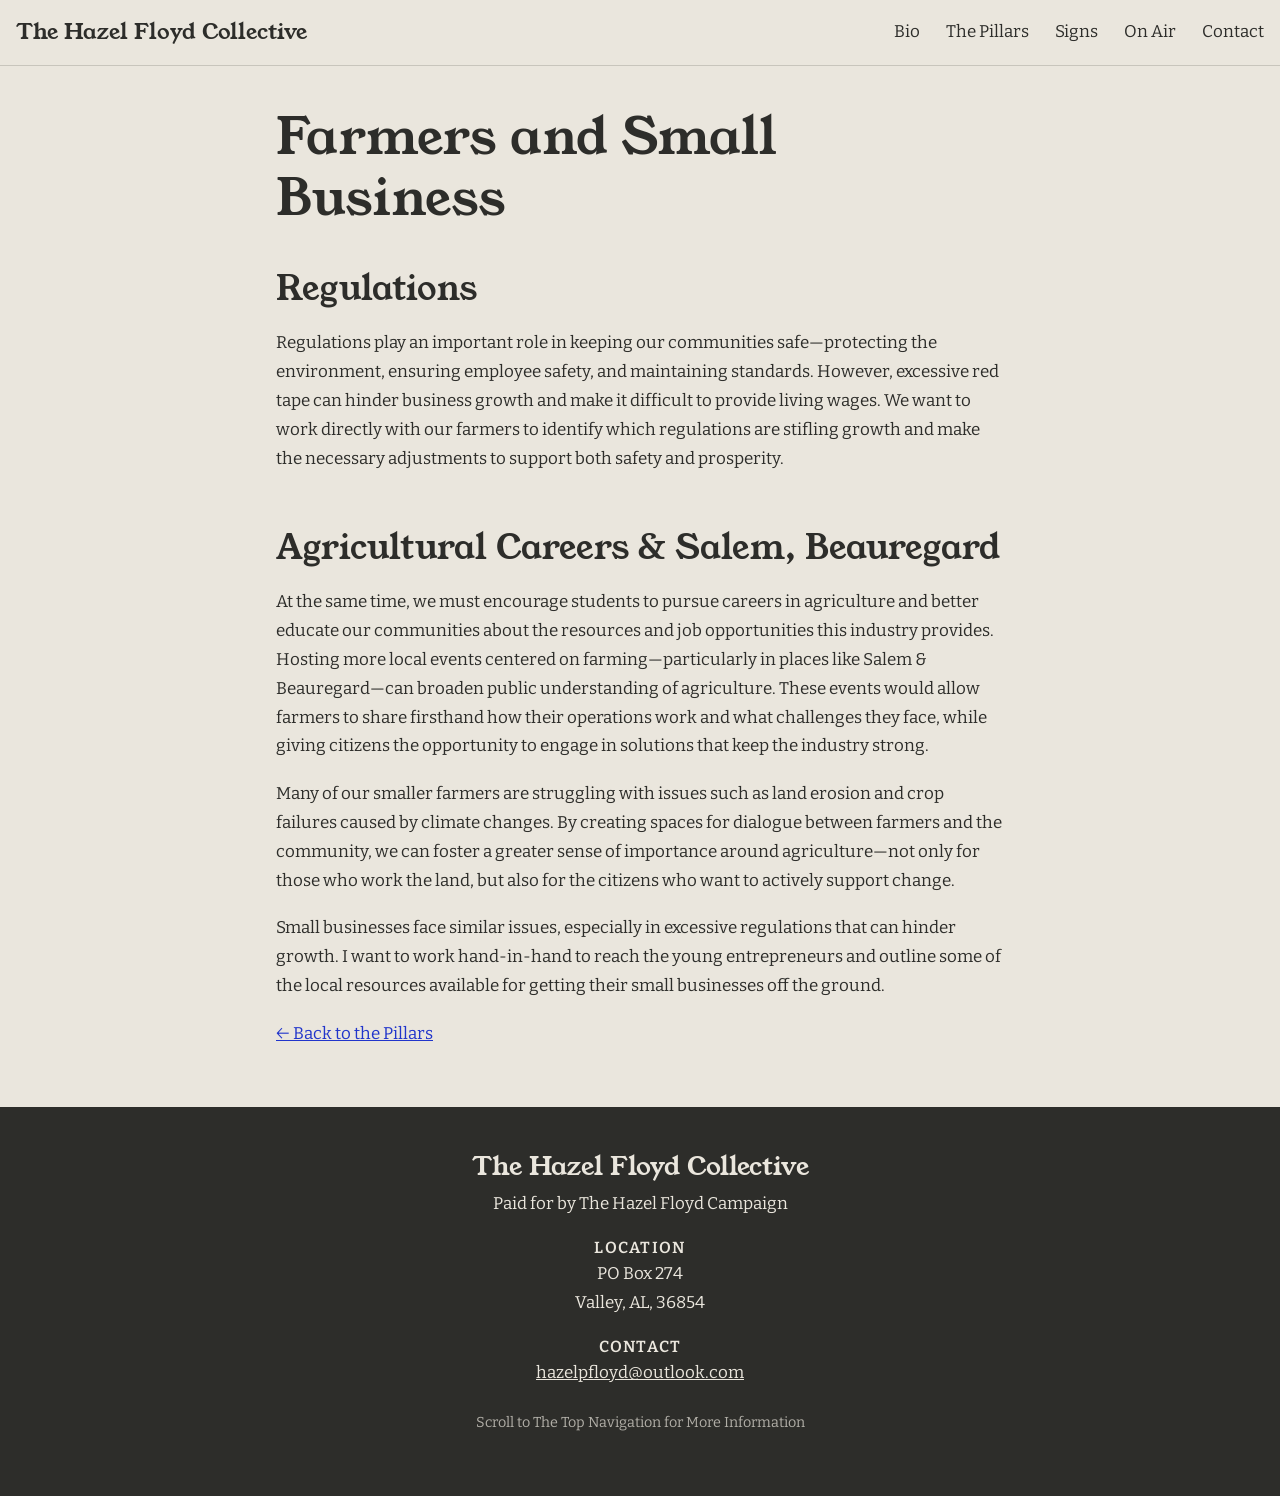
<file: farmers-and-small-business/index.html>
<!doctype html>
<html lang="en">
<head>
<meta charset="utf-8">
<meta name="viewport" content="width=device-width, initial-scale=1">
<title>Farmers and Small Business — The Hazel Floyd Collective</title>
<meta name="description" content="Hazel Floyd on supporting farmers and small businesses in District 38: regulations, agricultural careers and young entrepreneurs.">
<link rel="canonical" href="https://www.thehazelfloydcollective.com/farmers-and-small-business/">
<meta property="og:site_name" content="The Hazel Floyd Collective">
<meta property="og:title" content="Farmers and Small Business — The Hazel Floyd Collective">
<meta property="og:description" content="Hazel Floyd on supporting farmers and small businesses in District 38: regulations, agricultural careers and young entrepreneurs.">
<meta property="og:type" content="website">
<meta property="og:url" content="https://www.thehazelfloydcollective.com/farmers-and-small-business/">
<meta property="og:image" content="https://www.thehazelfloydcollective.com/images/hero-courthouse.jpg">
<meta name="twitter:card" content="summary_large_image">
<meta name="twitter:title" content="Farmers and Small Business — The Hazel Floyd Collective">
<meta name="twitter:description" content="Hazel Floyd on supporting farmers and small businesses in District 38: regulations, agricultural careers and young entrepreneurs.">
<meta name="twitter:image" content="https://www.thehazelfloydcollective.com/images/hero-courthouse.jpg">
<link rel="icon" href="../images/favicon.ico" sizes="any">
<link rel="apple-touch-icon" href="../images/apple-touch-icon.png">
<link rel="preconnect" href="https://fonts.googleapis.com">
<link rel="preconnect" href="https://fonts.gstatic.com" crossorigin>
<link href="https://fonts.googleapis.com/css2?family=Bitter:wght@400;600;700&family=Young+Serif&display=swap" rel="stylesheet">
<link rel="stylesheet" href="../style.css">
</head>
<body class="">
<a class="skip" href="#page">Skip to Content</a>
<header class="site-header">
  <a class="brand" href="../">The Hazel Floyd Collective</a>
  <button class="nav-toggle" aria-expanded="false" aria-controls="site-nav">Menu</button>
  <nav aria-label="Main"><ul id="site-nav"><li><a href="../bio/">Bio</a></li><li><a href="../the-issues/">The Pillars</a></li><li><a href="../signs/">Signs</a></li><li><a href="../recent-events/">On Air</a></li><li><a href="../contact/">Contact</a></li></ul></nav>
</header>
<main id="page">
<section class="narrow prose">
<h1>Farmers and Small Business</h1>
<h2>Regulations</h2>
<p>Regulations play an important role in keeping our communities safe—protecting the environment, ensuring employee safety, and maintaining standards. However, excessive red tape can hinder business growth and make it difficult to provide living wages. We want to work directly with our farmers to identify which regulations are stifling growth and make the necessary adjustments to support both safety and prosperity.</p>
<h2>Agricultural Careers &amp; Salem, Beauregard</h2>
<p>At the same time, we must encourage students to pursue careers in agriculture and better educate our communities about the resources and job opportunities this industry provides. Hosting more local events centered on farming—particularly in places like Salem &amp; Beauregard—can broaden public understanding of agriculture. These events would allow farmers to share firsthand how their operations work and what challenges they face, while giving citizens the opportunity to engage in solutions that keep the industry strong.</p>
<p>Many of our smaller farmers are struggling with issues such as land erosion and crop failures caused by climate changes. By creating spaces for dialogue between farmers and the community, we can foster a greater sense of importance around agriculture—not only for those who work the land, but also for the citizens who want to actively support change.</p>
<p>Small businesses face similar issues, especially in excessive regulations that can hinder growth. I want to work hand-in-hand to reach the young entrepreneurs and outline some of the local resources available for getting their small businesses off the ground.</p>
<p><a href="../the-issues/">← Back to the Pillars</a></p>
</section>
</main>
<footer class="site-footer">
  <h2>The Hazel Floyd Collective</h2>
  <p>Paid for by The Hazel Floyd Campaign</p>
  <h3>Location</h3>
  <address>PO Box 274<br>Valley, AL, 36854</address>
  <h3>Contact</h3>
  <p><a href="mailto:hazelpfloyd@outlook.com">hazelpfloyd@outlook.com</a></p>
  <p class="foot-note">Scroll to The Top Navigation for More Information</p>
</footer>
<script src="../site.js" defer></script>
</body>
</html>
</file>
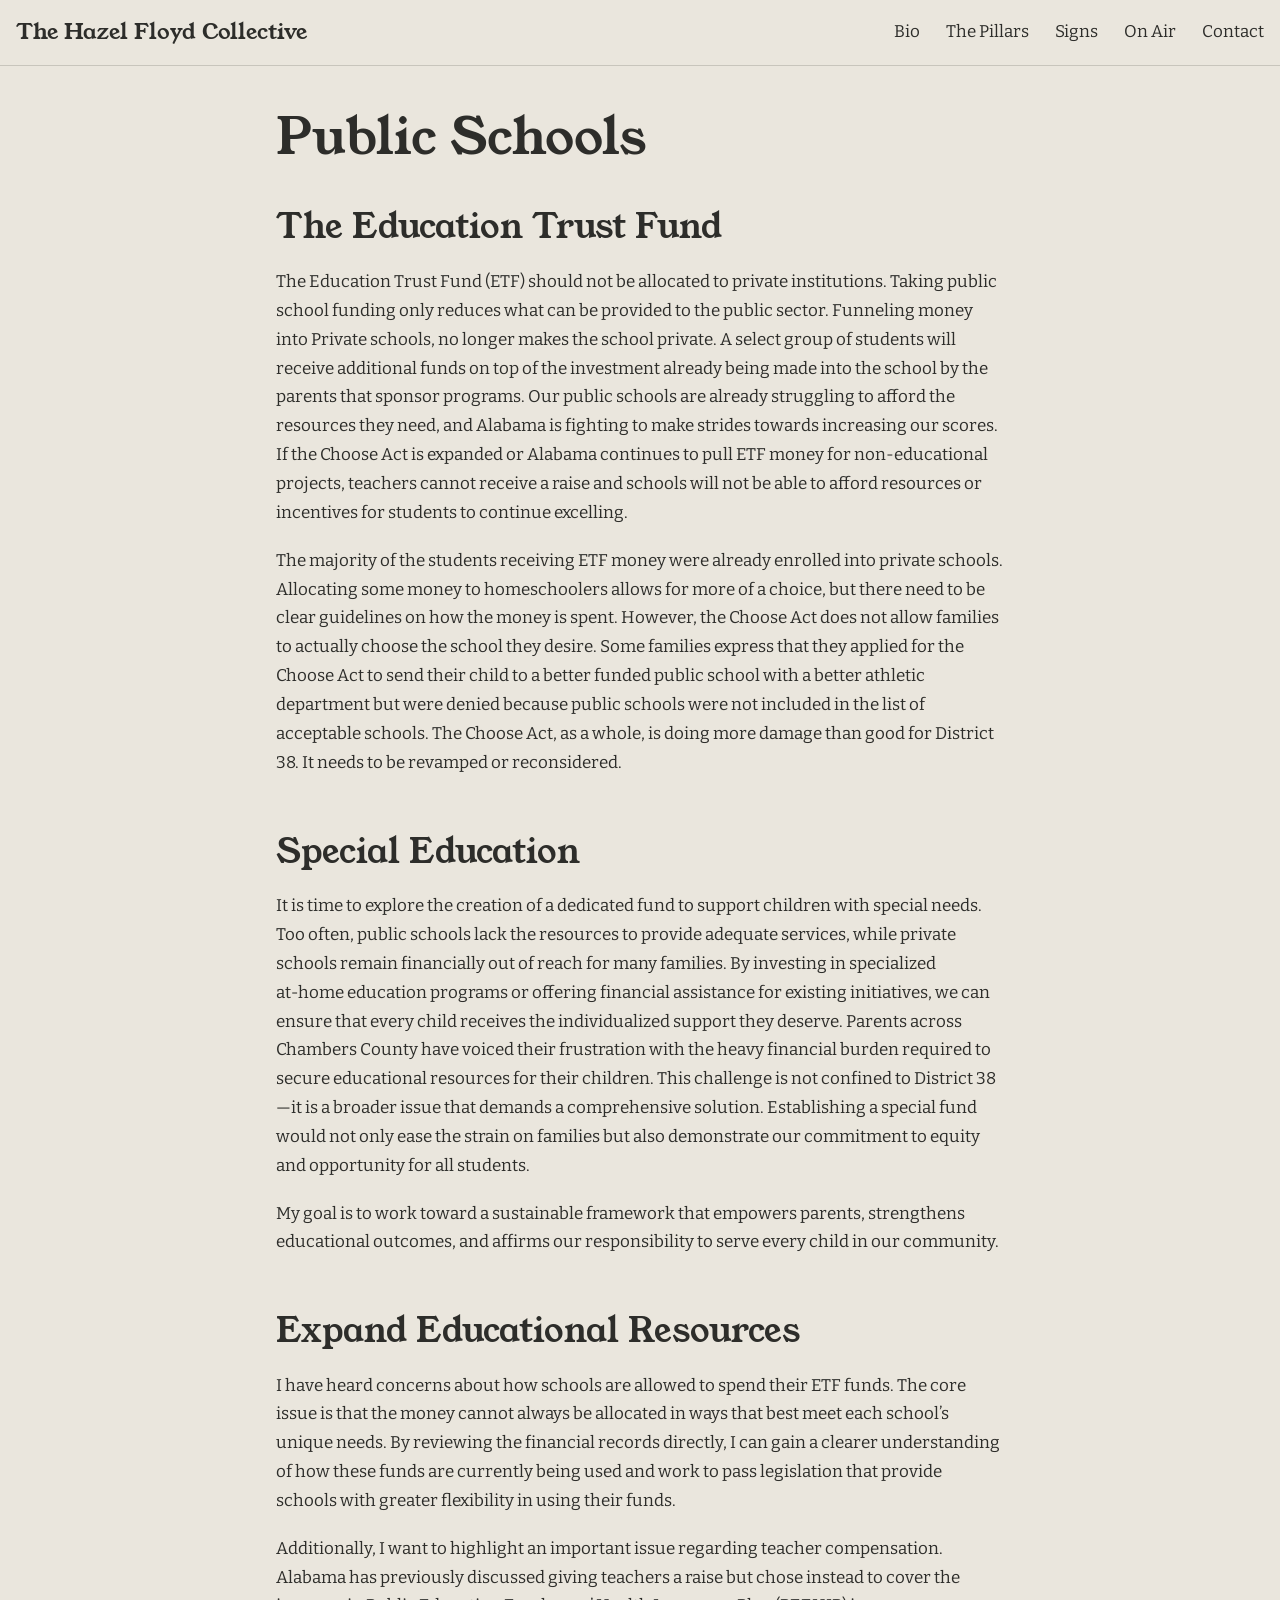
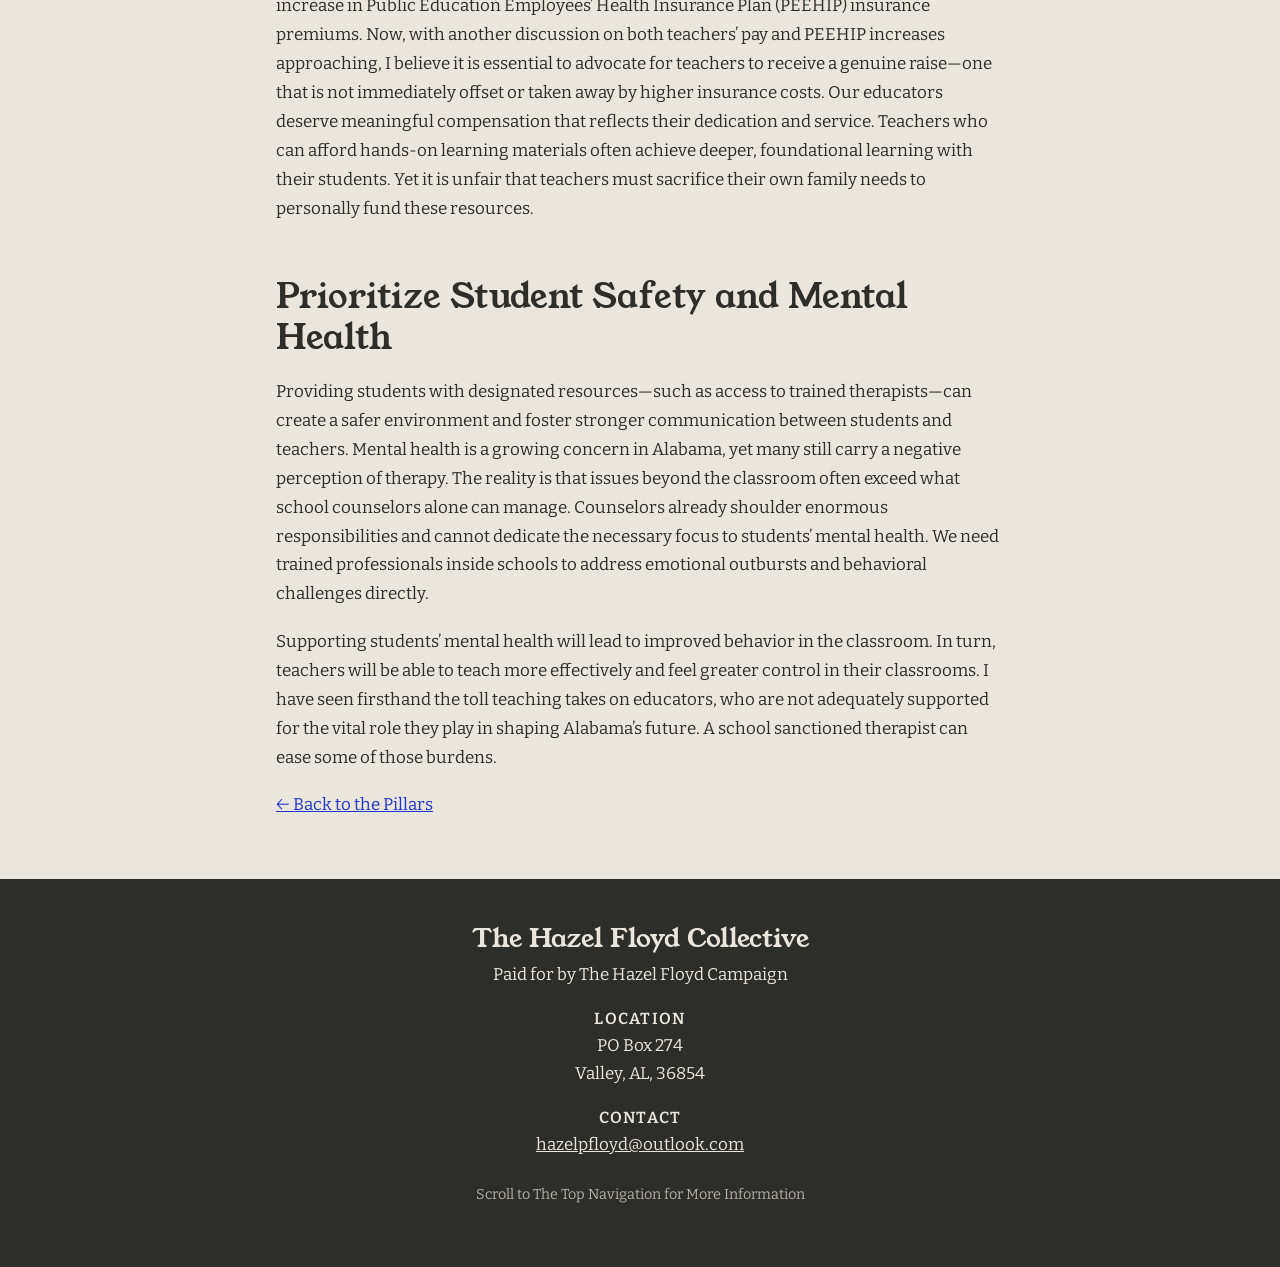
<file: public-schools/index.html>
<!doctype html>
<html lang="en">
<head>
<meta charset="utf-8">
<meta name="viewport" content="width=device-width, initial-scale=1">
<title>Public Schools — The Hazel Floyd Collective</title>
<meta name="description" content="Hazel Floyd on public education: the Education Trust Fund, special education, educational resources, and student safety and mental health.">
<link rel="canonical" href="https://www.thehazelfloydcollective.com/public-schools/">
<meta property="og:site_name" content="The Hazel Floyd Collective">
<meta property="og:title" content="Public Schools — The Hazel Floyd Collective">
<meta property="og:description" content="Hazel Floyd on public education: the Education Trust Fund, special education, educational resources, and student safety and mental health.">
<meta property="og:type" content="website">
<meta property="og:url" content="https://www.thehazelfloydcollective.com/public-schools/">
<meta property="og:image" content="https://www.thehazelfloydcollective.com/images/hero-courthouse.jpg">
<meta name="twitter:card" content="summary_large_image">
<meta name="twitter:title" content="Public Schools — The Hazel Floyd Collective">
<meta name="twitter:description" content="Hazel Floyd on public education: the Education Trust Fund, special education, educational resources, and student safety and mental health.">
<meta name="twitter:image" content="https://www.thehazelfloydcollective.com/images/hero-courthouse.jpg">
<link rel="icon" href="../images/favicon.ico" sizes="any">
<link rel="apple-touch-icon" href="../images/apple-touch-icon.png">
<link rel="preconnect" href="https://fonts.googleapis.com">
<link rel="preconnect" href="https://fonts.gstatic.com" crossorigin>
<link href="https://fonts.googleapis.com/css2?family=Bitter:wght@400;600;700&family=Young+Serif&display=swap" rel="stylesheet">
<link rel="stylesheet" href="../style.css">
</head>
<body class="">
<a class="skip" href="#page">Skip to Content</a>
<header class="site-header">
  <a class="brand" href="../">The Hazel Floyd Collective</a>
  <button class="nav-toggle" aria-expanded="false" aria-controls="site-nav">Menu</button>
  <nav aria-label="Main"><ul id="site-nav"><li><a href="../bio/">Bio</a></li><li><a href="../the-issues/">The Pillars</a></li><li><a href="../signs/">Signs</a></li><li><a href="../recent-events/">On Air</a></li><li><a href="../contact/">Contact</a></li></ul></nav>
</header>
<main id="page">
<section class="narrow prose">
<h1>Public Schools</h1>
<h2>The Education Trust Fund</h2>
<p>The Education Trust Fund (ETF) should not be allocated to private institutions. Taking public school funding only reduces what can be provided to the public sector. Funneling money into Private schools, no longer makes the school private. A select group of students will receive additional funds on top of the investment already being made into the school by the parents that sponsor programs. Our public schools are already struggling to afford the resources they need, and Alabama is fighting to make strides towards increasing our scores. If the Choose Act is expanded or Alabama continues to pull ETF money for non-educational projects, teachers cannot receive a raise and schools will not be able to afford resources or incentives for students to continue excelling.</p>
<p>The majority of the students receiving ETF money were already enrolled into private schools. Allocating some money to homeschoolers allows for more of a choice, but there need to be clear guidelines on how the money is spent. However, the Choose Act does not allow families to actually choose the school they desire. Some families express that they applied for the Choose Act to send their child to a better funded public school with a better athletic department but were denied because public schools were not included in the list of acceptable schools. The Choose Act, as a whole, is doing more damage than good for District 38. It needs to be revamped or reconsidered.</p>
<h2>Special Education</h2>
<p>It is time to explore the creation of a dedicated fund to support children with special needs. Too often, public schools lack the resources to provide adequate services, while private schools remain financially out of reach for many families. By investing in specialized at‑home education programs or offering financial assistance for existing initiatives, we can ensure that every child receives the individualized support they deserve. Parents across Chambers County have voiced their frustration with the heavy financial burden required to secure educational resources for their children. This challenge is not confined to District 38—it is a broader issue that demands a comprehensive solution. Establishing a special fund would not only ease the strain on families but also demonstrate our commitment to equity and opportunity for all students.</p>
<p>My goal is to work toward a sustainable framework that empowers parents, strengthens educational outcomes, and affirms our responsibility to serve every child in our community.</p>
<h2>Expand Educational Resources</h2>
<p>I have heard concerns about how schools are allowed to spend their ETF funds. The core issue is that the money cannot always be allocated in ways that best meet each school’s unique needs. By reviewing the financial records directly, I can gain a clearer understanding of how these funds are currently being used and work to pass legislation that provide schools with greater flexibility in using their funds.</p>
<p>Additionally, I want to highlight an important issue regarding teacher compensation. Alabama has previously discussed giving teachers a raise but chose instead to cover the increase in Public Education Employees’ Health Insurance Plan (PEEHIP) insurance premiums. Now, with another discussion on both teachers’ pay and PEEHIP increases approaching, I believe it is essential to advocate for teachers to receive a genuine raise—one that is not immediately offset or taken away by higher insurance costs. Our educators deserve meaningful compensation that reflects their dedication and service. Teachers who can afford hands-on learning materials often achieve deeper, foundational learning with their students. Yet it is unfair that teachers must sacrifice their own family needs to personally fund these resources.</p>
<h2>Prioritize Student Safety and Mental Health</h2>
<p>Providing students with designated resources—such as access to trained therapists—can create a safer environment and foster stronger communication between students and teachers. Mental health is a growing concern in Alabama, yet many still carry a negative perception of therapy. The reality is that issues beyond the classroom often exceed what school counselors alone can manage. Counselors already shoulder enormous responsibilities and cannot dedicate the necessary focus to students’ mental health. We need trained professionals inside schools to address emotional outbursts and behavioral challenges directly.</p>
<p>Supporting students’ mental health will lead to improved behavior in the classroom. In turn, teachers will be able to teach more effectively and feel greater control in their classrooms. I have seen firsthand the toll teaching takes on educators, who are not adequately supported for the vital role they play in shaping Alabama’s future. A school sanctioned therapist can ease some of those burdens.</p>
<p><a href="../the-issues/">← Back to the Pillars</a></p>
</section>
</main>
<footer class="site-footer">
  <h2>The Hazel Floyd Collective</h2>
  <p>Paid for by The Hazel Floyd Campaign</p>
  <h3>Location</h3>
  <address>PO Box 274<br>Valley, AL, 36854</address>
  <h3>Contact</h3>
  <p><a href="mailto:hazelpfloyd@outlook.com">hazelpfloyd@outlook.com</a></p>
  <p class="foot-note">Scroll to The Top Navigation for More Information</p>
</footer>
<script src="../site.js" defer></script>
</body>
</html>
</file>
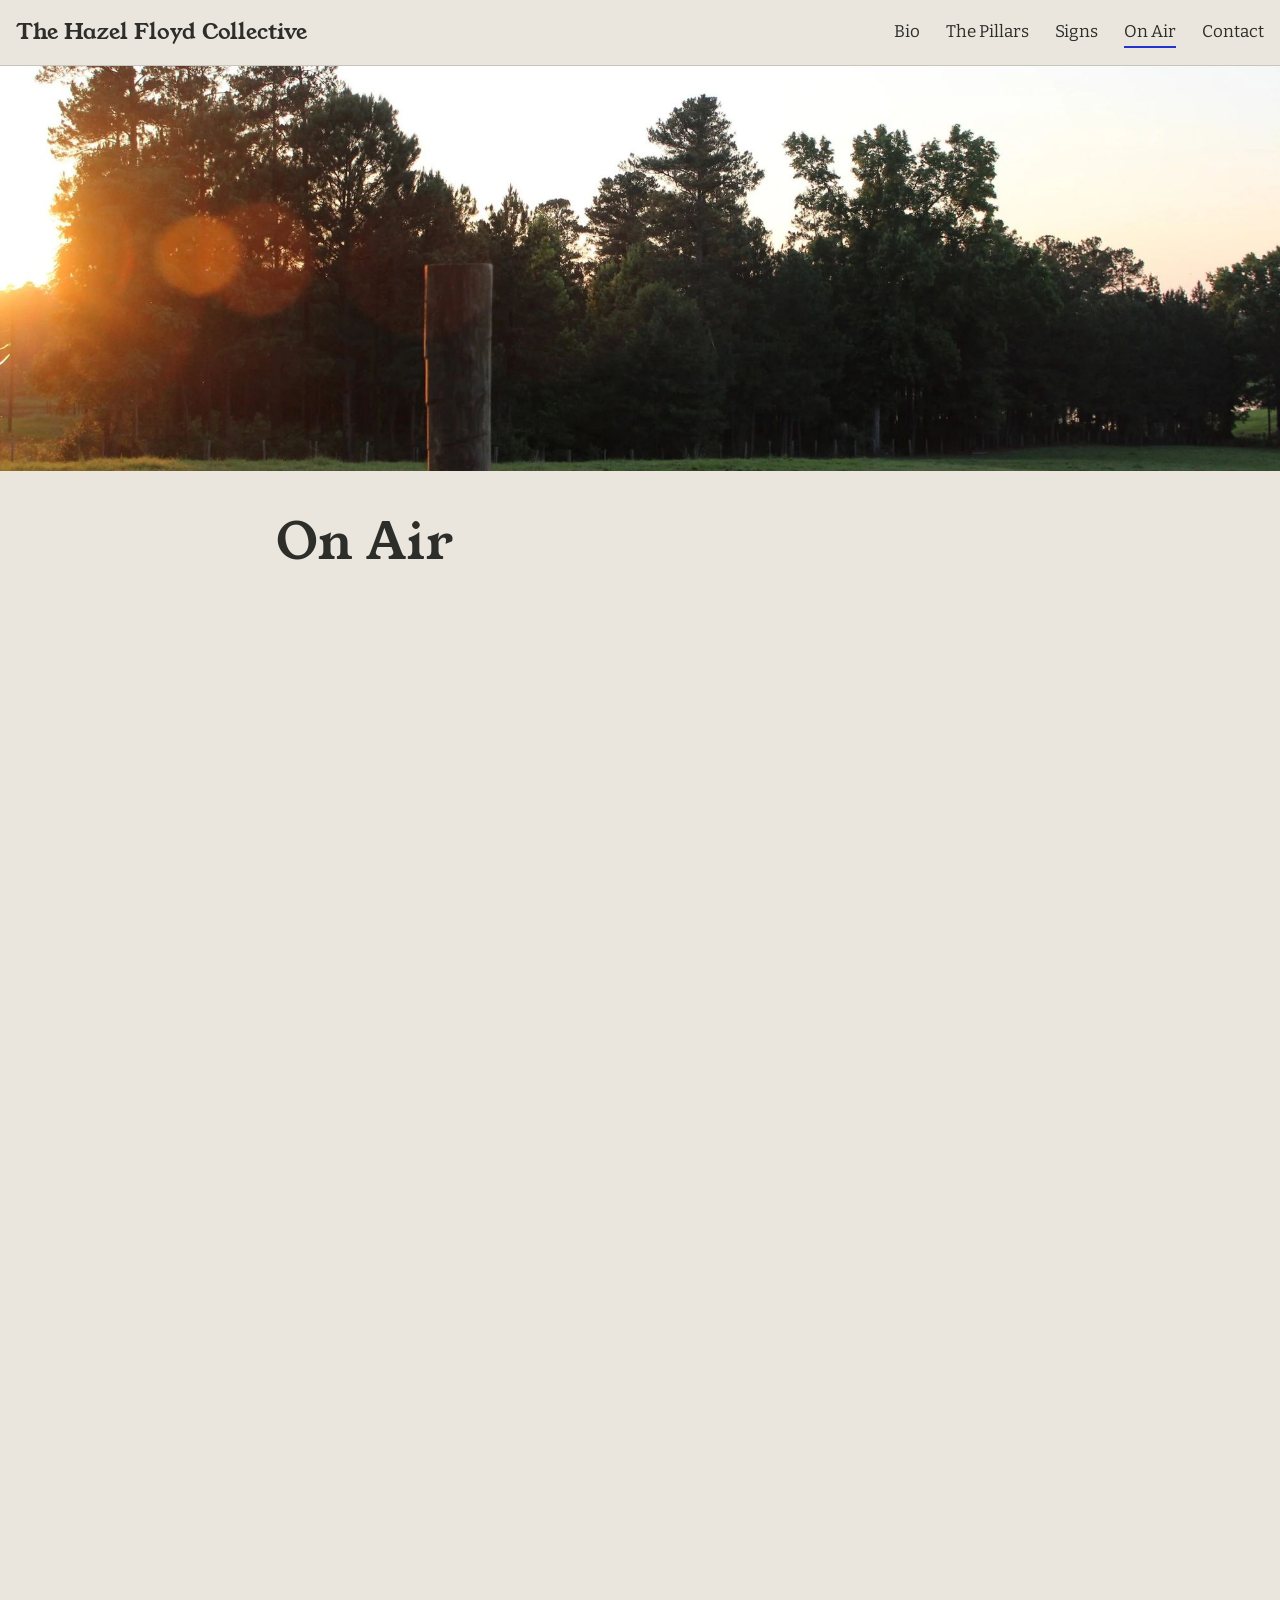
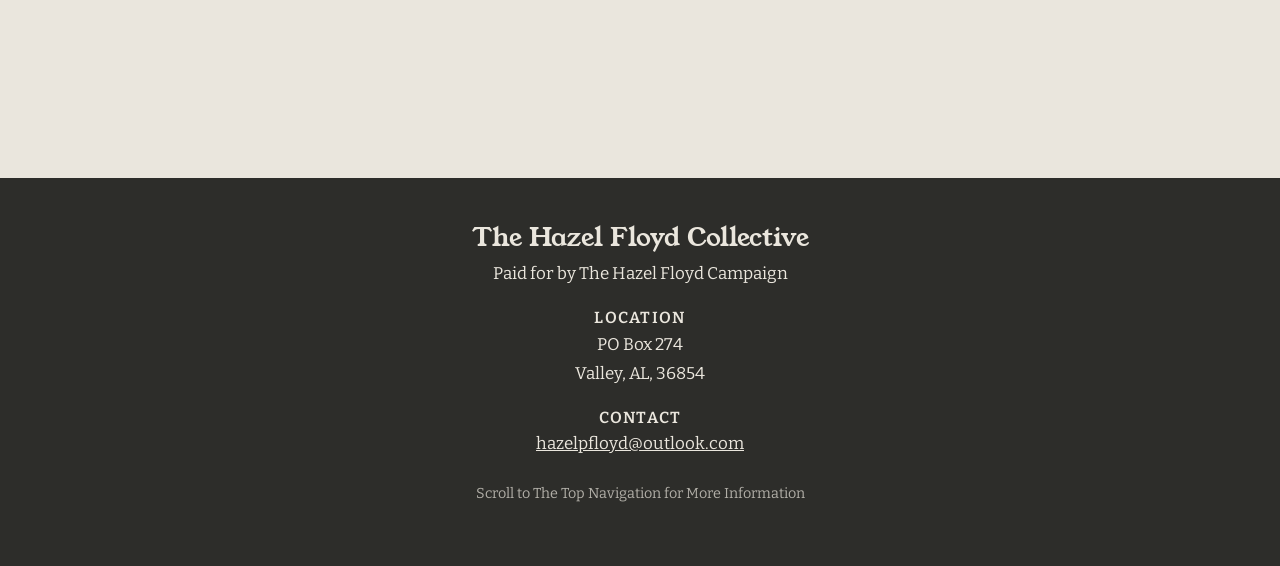
<file: recent-events/index.html>
<!doctype html>
<html lang="en">
<head>
<meta charset="utf-8">
<meta name="viewport" content="width=device-width, initial-scale=1">
<title>On Air — The Hazel Floyd Collective</title>
<meta name="description" content="Watch and listen: Hazel Floyd&#x27;s recent interviews and appearances.">
<link rel="canonical" href="https://www.thehazelfloydcollective.com/recent-events/">
<meta property="og:site_name" content="The Hazel Floyd Collective">
<meta property="og:title" content="On Air — The Hazel Floyd Collective">
<meta property="og:description" content="Watch and listen: Hazel Floyd&#x27;s recent interviews and appearances.">
<meta property="og:type" content="website">
<meta property="og:url" content="https://www.thehazelfloydcollective.com/recent-events/">
<meta property="og:image" content="https://www.thehazelfloydcollective.com/images/on-air.jpg">
<meta name="twitter:card" content="summary_large_image">
<meta name="twitter:title" content="On Air — The Hazel Floyd Collective">
<meta name="twitter:description" content="Watch and listen: Hazel Floyd&#x27;s recent interviews and appearances.">
<meta name="twitter:image" content="https://www.thehazelfloydcollective.com/images/on-air.jpg">
<link rel="icon" href="../images/favicon.ico" sizes="any">
<link rel="apple-touch-icon" href="../images/apple-touch-icon.png">
<link rel="preconnect" href="https://fonts.googleapis.com">
<link rel="preconnect" href="https://fonts.gstatic.com" crossorigin>
<link href="https://fonts.googleapis.com/css2?family=Bitter:wght@400;600;700&family=Young+Serif&display=swap" rel="stylesheet">
<link rel="stylesheet" href="../style.css">
</head>
<body class="">
<a class="skip" href="#page">Skip to Content</a>
<header class="site-header">
  <a class="brand" href="../">The Hazel Floyd Collective</a>
  <button class="nav-toggle" aria-expanded="false" aria-controls="site-nav">Menu</button>
  <nav aria-label="Main"><ul id="site-nav"><li><a href="../bio/">Bio</a></li><li><a href="../the-issues/">The Pillars</a></li><li><a href="../signs/">Signs</a></li><li><a href="../recent-events/" aria-current="page">On Air</a></li><li><a href="../contact/">Contact</a></li></ul></nav>
</header>
<main id="page">
<section class="hero short"><img src="../images/on-air.jpg" alt="Sunset over a fenced pasture" fetchpriority="high"></section>
<section class="narrow">
  <h1>On Air</h1>
  <div class="embed"><iframe src="https://www.youtube.com/embed/DO-uUSQpqjs?start=3913" title="Hazel Floyd on YouTube" loading="lazy" allow="accelerometer; clipboard-write; encrypted-media; gyroscope; picture-in-picture; web-share" allowfullscreen></iframe></div>
  <div class="embed audio"><iframe src="https://open.spotify.com/embed/episode/4OZ63fUPMAcQwq4XzyKMVN?utm_source=generator" title="Hazel Floyd on Spotify" loading="lazy" allow="autoplay; clipboard-write; encrypted-media; fullscreen; picture-in-picture"></iframe></div>
  <div class="embed"><iframe src="https://www.youtube.com/embed/oo57LWN64QA" title="Hazel Floyd on YouTube, second video" loading="lazy" allow="accelerometer; clipboard-write; encrypted-media; gyroscope; picture-in-picture; web-share" allowfullscreen></iframe></div>
</section>
</main>
<footer class="site-footer">
  <h2>The Hazel Floyd Collective</h2>
  <p>Paid for by The Hazel Floyd Campaign</p>
  <h3>Location</h3>
  <address>PO Box 274<br>Valley, AL, 36854</address>
  <h3>Contact</h3>
  <p><a href="mailto:hazelpfloyd@outlook.com">hazelpfloyd@outlook.com</a></p>
  <p class="foot-note">Scroll to The Top Navigation for More Information</p>
</footer>
<script src="../site.js" defer></script>
</body>
</html>
</file>
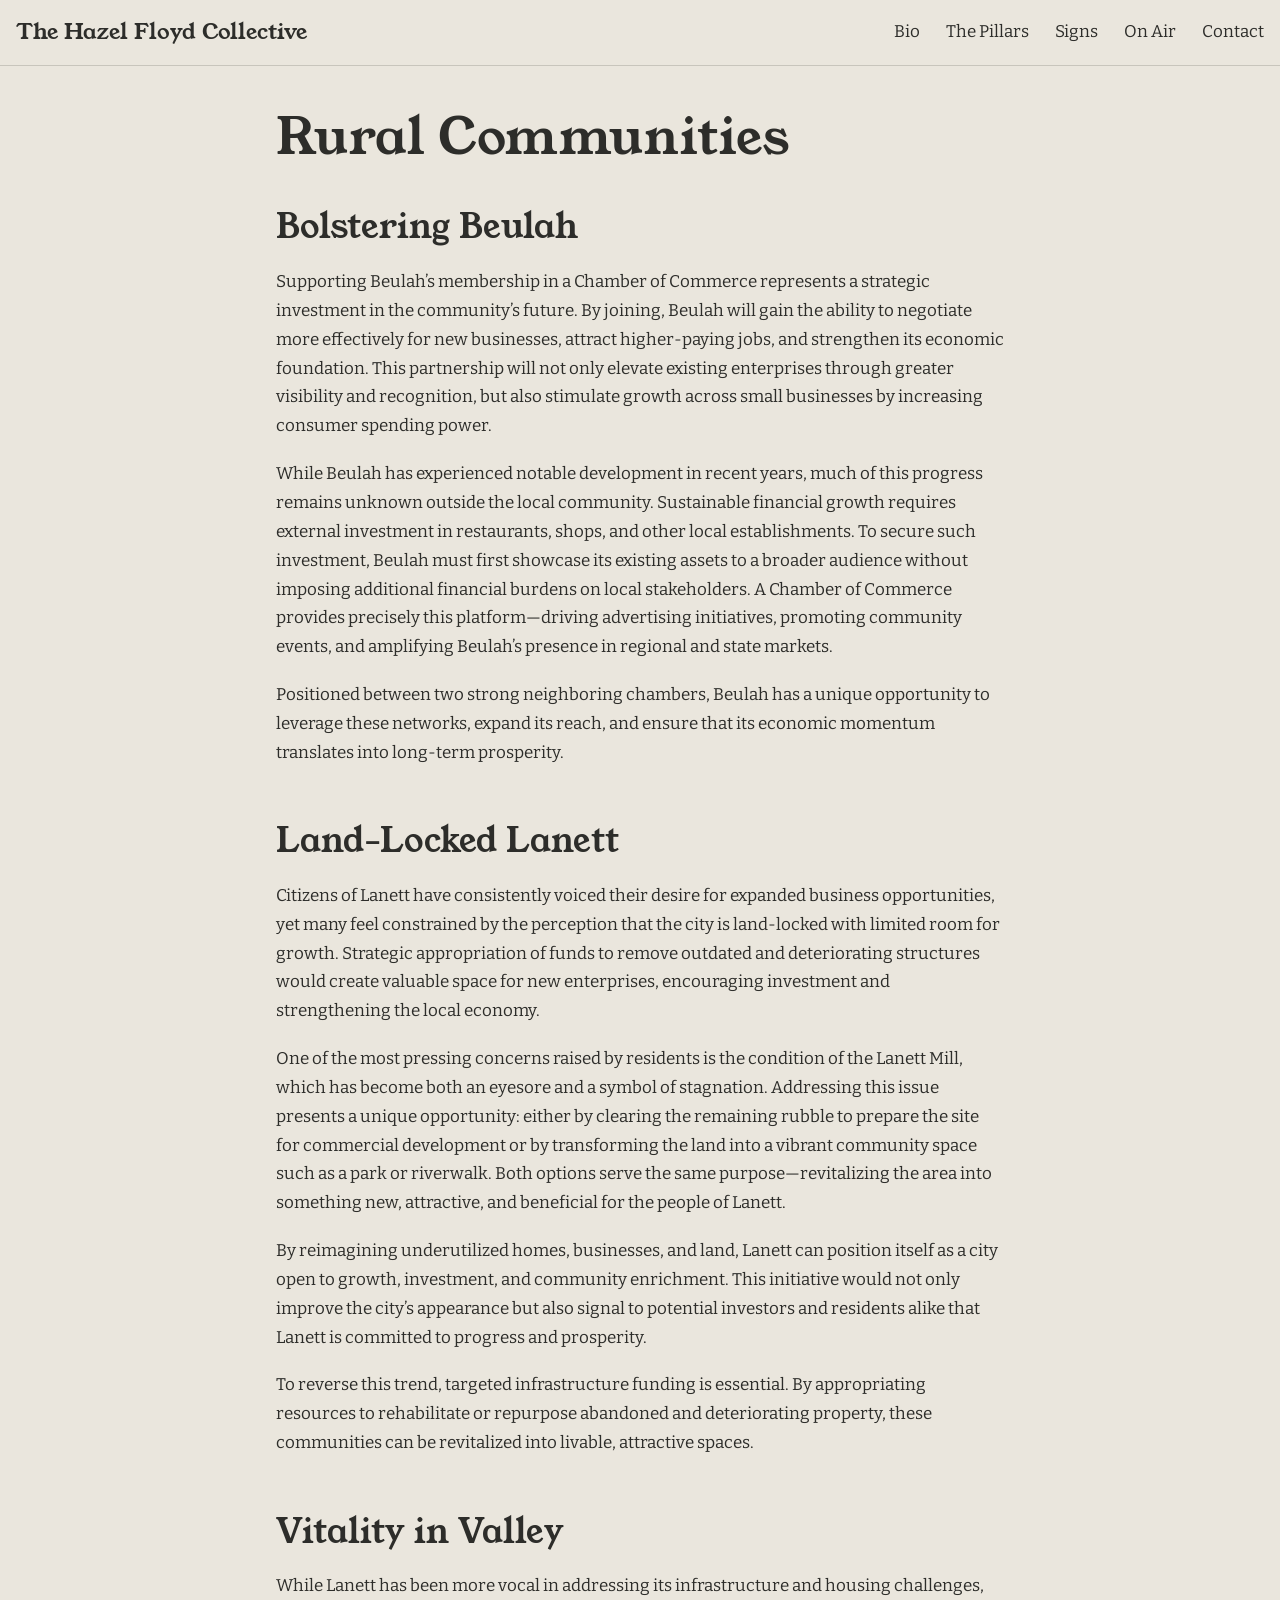
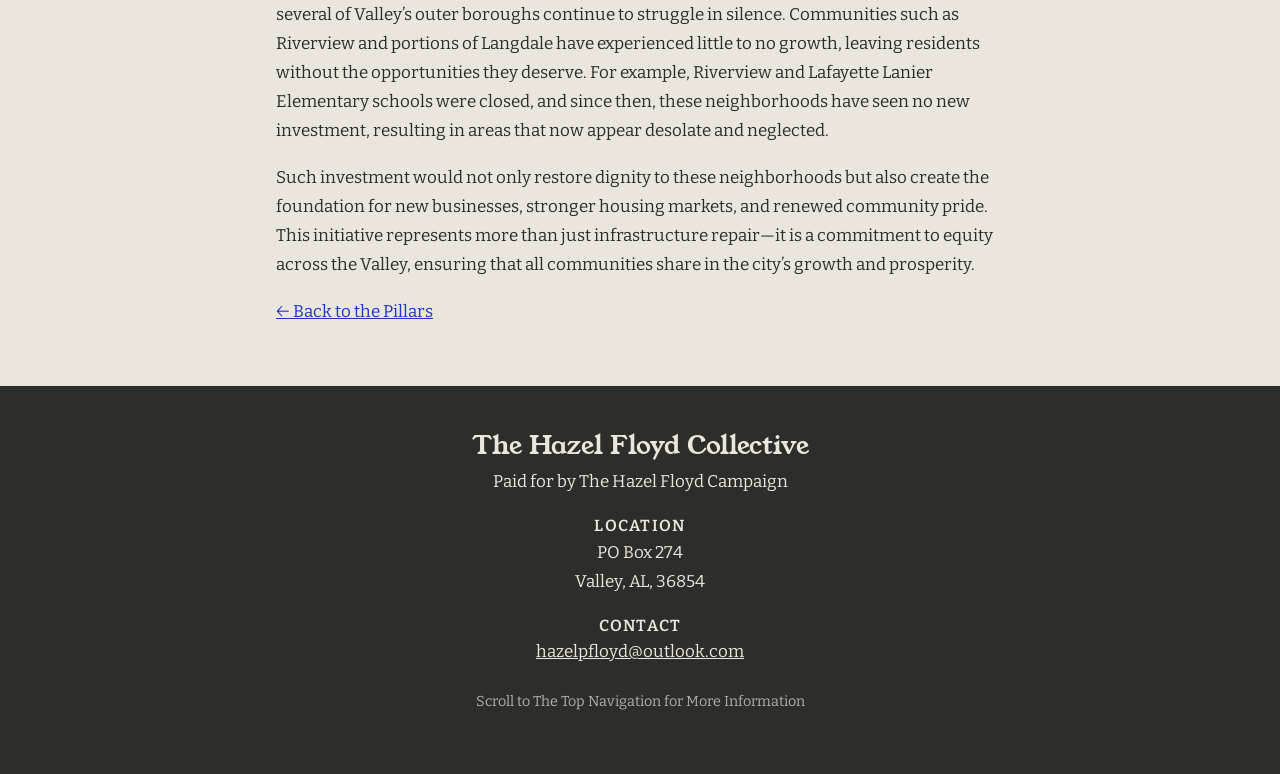
<file: rural-communities/index.html>
<!doctype html>
<html lang="en">
<head>
<meta charset="utf-8">
<meta name="viewport" content="width=device-width, initial-scale=1">
<title>Rural Communities — The Hazel Floyd Collective</title>
<meta name="description" content="Hazel Floyd on revitalizing rural communities in District 38: Beulah, Lanett and Valley.">
<link rel="canonical" href="https://www.thehazelfloydcollective.com/rural-communities/">
<meta property="og:site_name" content="The Hazel Floyd Collective">
<meta property="og:title" content="Rural Communities — The Hazel Floyd Collective">
<meta property="og:description" content="Hazel Floyd on revitalizing rural communities in District 38: Beulah, Lanett and Valley.">
<meta property="og:type" content="website">
<meta property="og:url" content="https://www.thehazelfloydcollective.com/rural-communities/">
<meta property="og:image" content="https://www.thehazelfloydcollective.com/images/hero-courthouse.jpg">
<meta name="twitter:card" content="summary_large_image">
<meta name="twitter:title" content="Rural Communities — The Hazel Floyd Collective">
<meta name="twitter:description" content="Hazel Floyd on revitalizing rural communities in District 38: Beulah, Lanett and Valley.">
<meta name="twitter:image" content="https://www.thehazelfloydcollective.com/images/hero-courthouse.jpg">
<link rel="icon" href="../images/favicon.ico" sizes="any">
<link rel="apple-touch-icon" href="../images/apple-touch-icon.png">
<link rel="preconnect" href="https://fonts.googleapis.com">
<link rel="preconnect" href="https://fonts.gstatic.com" crossorigin>
<link href="https://fonts.googleapis.com/css2?family=Bitter:wght@400;600;700&family=Young+Serif&display=swap" rel="stylesheet">
<link rel="stylesheet" href="../style.css">
</head>
<body class="">
<a class="skip" href="#page">Skip to Content</a>
<header class="site-header">
  <a class="brand" href="../">The Hazel Floyd Collective</a>
  <button class="nav-toggle" aria-expanded="false" aria-controls="site-nav">Menu</button>
  <nav aria-label="Main"><ul id="site-nav"><li><a href="../bio/">Bio</a></li><li><a href="../the-issues/">The Pillars</a></li><li><a href="../signs/">Signs</a></li><li><a href="../recent-events/">On Air</a></li><li><a href="../contact/">Contact</a></li></ul></nav>
</header>
<main id="page">
<section class="narrow prose">
<h1>Rural Communities</h1>
<h2>Bolstering Beulah</h2>
<p>Supporting Beulah’s membership in a Chamber of Commerce represents a strategic investment in the community’s future. By joining, Beulah will gain the ability to negotiate more effectively for new businesses, attract higher-paying jobs, and strengthen its economic foundation. This partnership will not only elevate existing enterprises through greater visibility and recognition, but also stimulate growth across small businesses by increasing consumer spending power.</p>
<p>While Beulah has experienced notable development in recent years, much of this progress remains unknown outside the local community. Sustainable financial growth requires external investment in restaurants, shops, and other local establishments. To secure such investment, Beulah must first showcase its existing assets to a broader audience without imposing additional financial burdens on local stakeholders. A Chamber of Commerce provides precisely this platform—driving advertising initiatives, promoting community events, and amplifying Beulah’s presence in regional and state markets.</p>
<p>Positioned between two strong neighboring chambers, Beulah has a unique opportunity to leverage these networks, expand its reach, and ensure that its economic momentum translates into long-term prosperity.</p>
<h2>Land-Locked Lanett</h2>
<p>Citizens of Lanett have consistently voiced their desire for expanded business opportunities, yet many feel constrained by the perception that the city is land-locked with limited room for growth. Strategic appropriation of funds to remove outdated and deteriorating structures would create valuable space for new enterprises, encouraging investment and strengthening the local economy.</p>
<p>One of the most pressing concerns raised by residents is the condition of the Lanett Mill, which has become both an eyesore and a symbol of stagnation. Addressing this issue presents a unique opportunity: either by clearing the remaining rubble to prepare the site for commercial development or by transforming the land into a vibrant community space such as a park or riverwalk. Both options serve the same purpose—revitalizing the area into something new, attractive, and beneficial for the people of Lanett.</p>
<p>By reimagining underutilized homes, businesses, and land, Lanett can position itself as a city open to growth, investment, and community enrichment. This initiative would not only improve the city’s appearance but also signal to potential investors and residents alike that Lanett is committed to progress and prosperity.</p>
<p>To reverse this trend, targeted infrastructure funding is essential. By appropriating resources to rehabilitate or repurpose abandoned and deteriorating property, these communities can be revitalized into livable, attractive spaces.</p>
<h2>Vitality in Valley</h2>
<p>While Lanett has been more vocal in addressing its infrastructure and housing challenges, several of Valley’s outer boroughs continue to struggle in silence. Communities such as Riverview and portions of Langdale have experienced little to no growth, leaving residents without the opportunities they deserve. For example, Riverview and Lafayette Lanier Elementary schools were closed, and since then, these neighborhoods have seen no new investment, resulting in areas that now appear desolate and neglected.</p>
<p>Such investment would not only restore dignity to these neighborhoods but also create the foundation for new businesses, stronger housing markets, and renewed community pride. This initiative represents more than just infrastructure repair—it is a commitment to equity across the Valley, ensuring that all communities share in the city’s growth and prosperity.</p>
<p><a href="../the-issues/">← Back to the Pillars</a></p>
</section>
</main>
<footer class="site-footer">
  <h2>The Hazel Floyd Collective</h2>
  <p>Paid for by The Hazel Floyd Campaign</p>
  <h3>Location</h3>
  <address>PO Box 274<br>Valley, AL, 36854</address>
  <h3>Contact</h3>
  <p><a href="mailto:hazelpfloyd@outlook.com">hazelpfloyd@outlook.com</a></p>
  <p class="foot-note">Scroll to The Top Navigation for More Information</p>
</footer>
<script src="../site.js" defer></script>
</body>
</html>
</file>
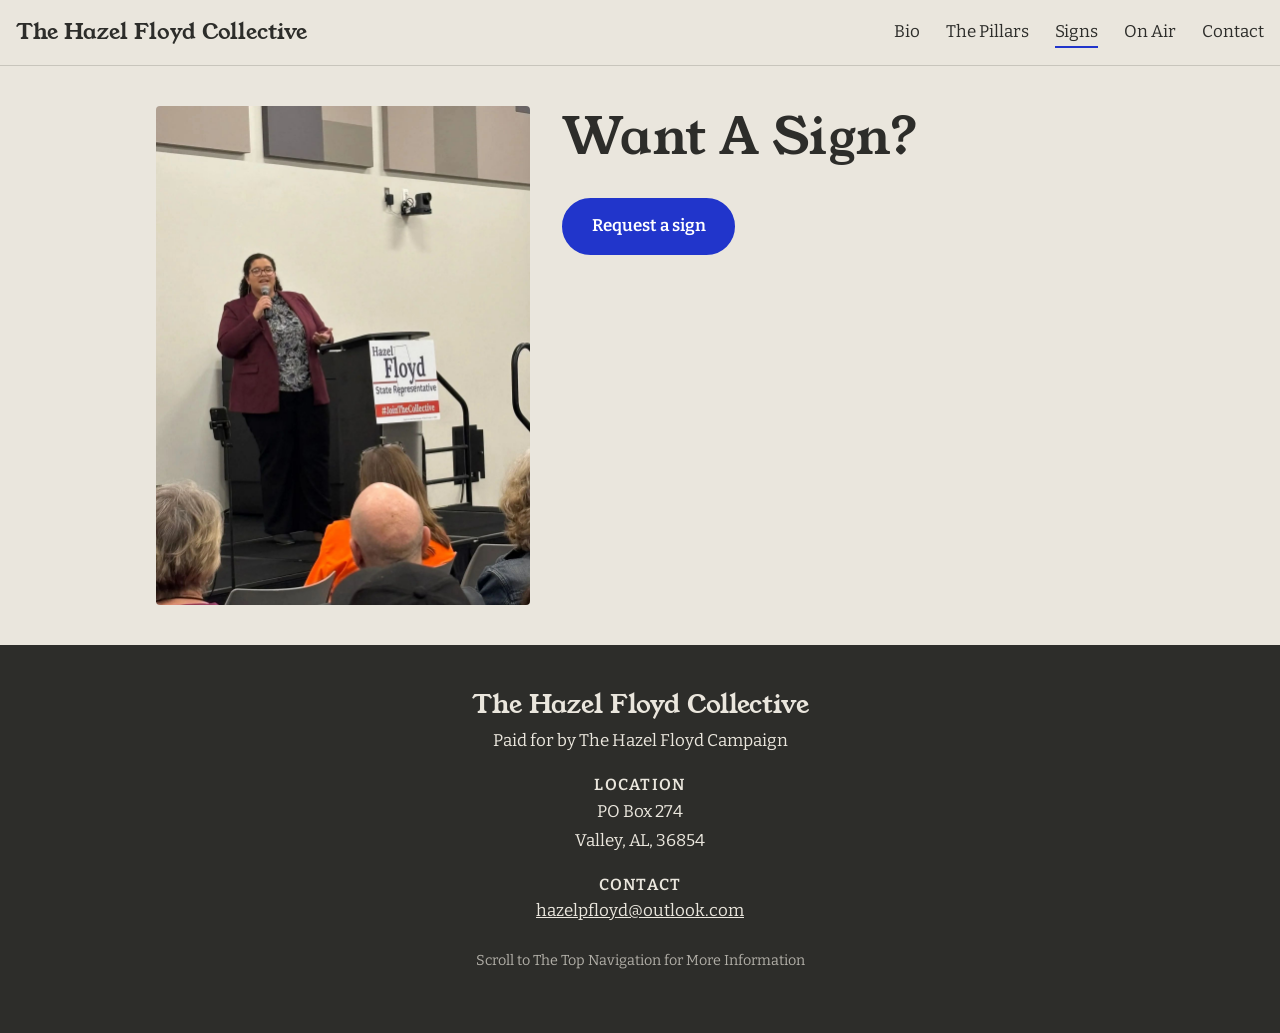
<file: signs/index.html>
<!doctype html>
<html lang="en">
<head>
<meta charset="utf-8">
<meta name="viewport" content="width=device-width, initial-scale=1">
<title>Signs — The Hazel Floyd Collective</title>
<meta name="description" content="Want a Hazel Floyd yard sign? Get in touch with The Hazel Floyd Collective.">
<link rel="canonical" href="https://www.thehazelfloydcollective.com/signs/">
<meta property="og:site_name" content="The Hazel Floyd Collective">
<meta property="og:title" content="Signs — The Hazel Floyd Collective">
<meta property="og:description" content="Want a Hazel Floyd yard sign? Get in touch with The Hazel Floyd Collective.">
<meta property="og:type" content="website">
<meta property="og:url" content="https://www.thehazelfloydcollective.com/signs/">
<meta property="og:image" content="https://www.thehazelfloydcollective.com/images/signs.jpg">
<meta name="twitter:card" content="summary_large_image">
<meta name="twitter:title" content="Signs — The Hazel Floyd Collective">
<meta name="twitter:description" content="Want a Hazel Floyd yard sign? Get in touch with The Hazel Floyd Collective.">
<meta name="twitter:image" content="https://www.thehazelfloydcollective.com/images/signs.jpg">
<link rel="icon" href="../images/favicon.ico" sizes="any">
<link rel="apple-touch-icon" href="../images/apple-touch-icon.png">
<link rel="preconnect" href="https://fonts.googleapis.com">
<link rel="preconnect" href="https://fonts.gstatic.com" crossorigin>
<link href="https://fonts.googleapis.com/css2?family=Bitter:wght@400;600;700&family=Young+Serif&display=swap" rel="stylesheet">
<link rel="stylesheet" href="../style.css">
</head>
<body class="">
<a class="skip" href="#page">Skip to Content</a>
<header class="site-header">
  <a class="brand" href="../">The Hazel Floyd Collective</a>
  <button class="nav-toggle" aria-expanded="false" aria-controls="site-nav">Menu</button>
  <nav aria-label="Main"><ul id="site-nav"><li><a href="../bio/">Bio</a></li><li><a href="../the-issues/">The Pillars</a></li><li><a href="../signs/" aria-current="page">Signs</a></li><li><a href="../recent-events/">On Air</a></li><li><a href="../contact/">Contact</a></li></ul></nav>
</header>
<main id="page">
<section class="split narrow-wide">
  <img class="portrait" src="../images/signs.jpg" alt="Hazel Floyd speaking at a podium with a campaign sign" fetchpriority="high">
  <div>
    <h1>Want A Sign?</h1>
    <p><a class="btn btn-solid" href="../contact/">Request a sign</a></p>
  </div>
</section>
</main>
<footer class="site-footer">
  <h2>The Hazel Floyd Collective</h2>
  <p>Paid for by The Hazel Floyd Campaign</p>
  <h3>Location</h3>
  <address>PO Box 274<br>Valley, AL, 36854</address>
  <h3>Contact</h3>
  <p><a href="mailto:hazelpfloyd@outlook.com">hazelpfloyd@outlook.com</a></p>
  <p class="foot-note">Scroll to The Top Navigation for More Information</p>
</footer>
<script src="../site.js" defer></script>
</body>
</html>
</file>
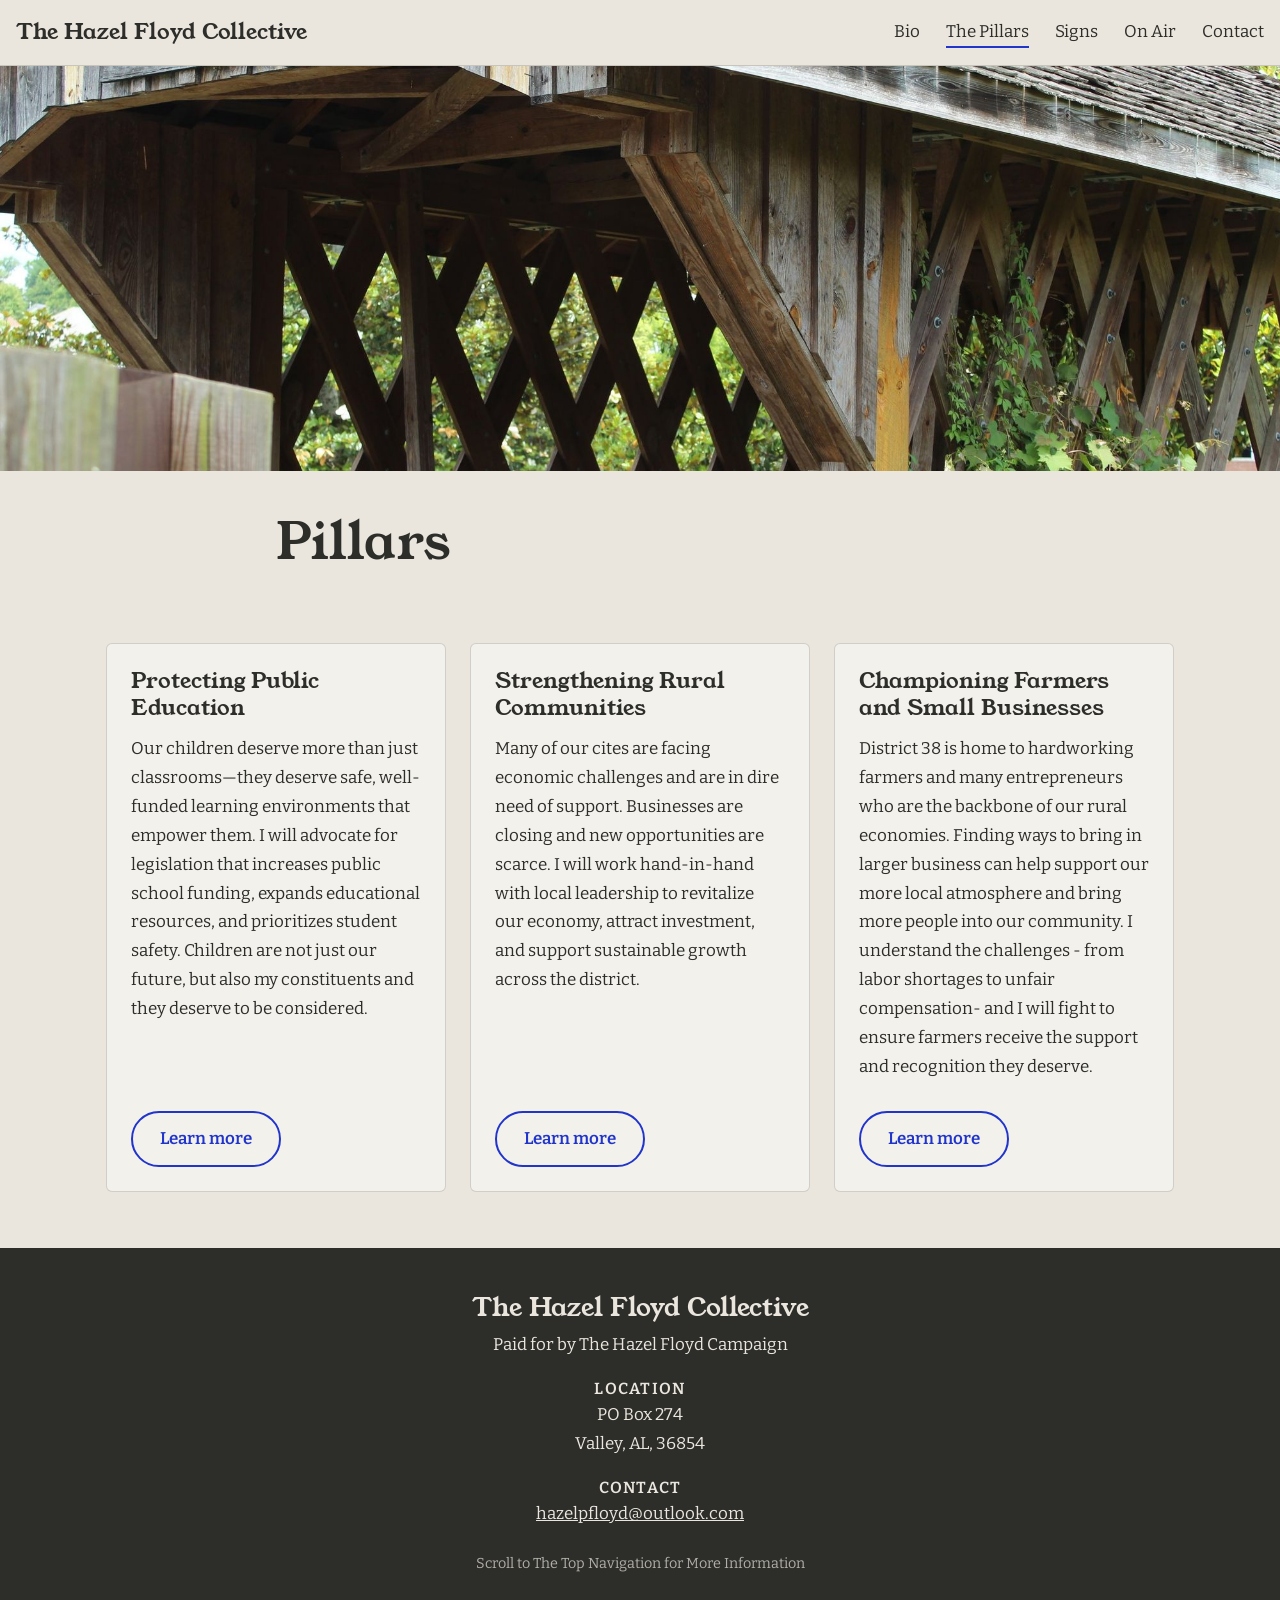
<file: the-issues/index.html>
<!doctype html>
<html lang="en">
<head>
<meta charset="utf-8">
<meta name="viewport" content="width=device-width, initial-scale=1">
<title>The Pillars — The Hazel Floyd Collective</title>
<meta name="description" content="Three pillars for District 38: protecting public education, strengthening rural communities, and championing farmers and small businesses.">
<link rel="canonical" href="https://www.thehazelfloydcollective.com/the-issues/">
<meta property="og:site_name" content="The Hazel Floyd Collective">
<meta property="og:title" content="The Pillars — The Hazel Floyd Collective">
<meta property="og:description" content="Three pillars for District 38: protecting public education, strengthening rural communities, and championing farmers and small businesses.">
<meta property="og:type" content="website">
<meta property="og:url" content="https://www.thehazelfloydcollective.com/the-issues/">
<meta property="og:image" content="https://www.thehazelfloydcollective.com/images/pillars-hero.jpg">
<meta name="twitter:card" content="summary_large_image">
<meta name="twitter:title" content="The Pillars — The Hazel Floyd Collective">
<meta name="twitter:description" content="Three pillars for District 38: protecting public education, strengthening rural communities, and championing farmers and small businesses.">
<meta name="twitter:image" content="https://www.thehazelfloydcollective.com/images/pillars-hero.jpg">
<link rel="icon" href="../images/favicon.ico" sizes="any">
<link rel="apple-touch-icon" href="../images/apple-touch-icon.png">
<link rel="preconnect" href="https://fonts.googleapis.com">
<link rel="preconnect" href="https://fonts.gstatic.com" crossorigin>
<link href="https://fonts.googleapis.com/css2?family=Bitter:wght@400;600;700&family=Young+Serif&display=swap" rel="stylesheet">
<link rel="stylesheet" href="../style.css">
</head>
<body class="">
<a class="skip" href="#page">Skip to Content</a>
<header class="site-header">
  <a class="brand" href="../">The Hazel Floyd Collective</a>
  <button class="nav-toggle" aria-expanded="false" aria-controls="site-nav">Menu</button>
  <nav aria-label="Main"><ul id="site-nav"><li><a href="../bio/">Bio</a></li><li><a href="../the-issues/" aria-current="page">The Pillars</a></li><li><a href="../signs/">Signs</a></li><li><a href="../recent-events/">On Air</a></li><li><a href="../contact/">Contact</a></li></ul></nav>
</header>
<main id="page">
<section class="hero short"><img src="../images/pillars-hero.jpg" alt="A covered wooden bridge" fetchpriority="high"></section>
<section class="narrow"><h1>Pillars</h1></section>
<section class="cards">
<article class="card"><h2>Protecting Public Education</h2><p>Our children deserve more than just classrooms—they deserve safe, well-funded learning environments that empower them. I will advocate for legislation that increases public school funding, expands educational resources, and prioritizes student safety. Children are not just our future, but also my constituents and they deserve to be considered.</p><p><a class="btn btn-outline" href="../public-schools/">Learn more</a></p></article>
<article class="card"><h2>Strengthening Rural Communities</h2><p>Many of our cites are facing economic challenges and are in dire need of support. Businesses are closing and new opportunities are scarce. I will work hand-in-hand with local leadership to revitalize our economy, attract investment, and support sustainable growth across the district.</p><p><a class="btn btn-outline" href="../rural-communities/">Learn more</a></p></article>
<article class="card"><h2>Championing Farmers and Small Businesses</h2><p>District 38 is home to hardworking farmers and many entrepreneurs who are the backbone of our rural economies. Finding ways to bring in larger business can help support our more local atmosphere and bring more people into our community. I understand the challenges - from labor shortages to unfair compensation- and I will fight to ensure farmers receive the support and recognition they deserve.</p><p><a class="btn btn-outline" href="../farmers-and-small-business/">Learn more</a></p></article>
</section>
</main>
<footer class="site-footer">
  <h2>The Hazel Floyd Collective</h2>
  <p>Paid for by The Hazel Floyd Campaign</p>
  <h3>Location</h3>
  <address>PO Box 274<br>Valley, AL, 36854</address>
  <h3>Contact</h3>
  <p><a href="mailto:hazelpfloyd@outlook.com">hazelpfloyd@outlook.com</a></p>
  <p class="foot-note">Scroll to The Top Navigation for More Information</p>
</footer>
<script src="../site.js" defer></script>
</body>
</html>
</file>
<file: style.css>
/* The Hazel Floyd Collective — static site styles
   Palette and fonts carried over from the Squarespace 7.1 site. */
:root {
  --bg: #eae6dd;          /* cream */
  --ink: #2d2d2a;         /* near-black text */
  --accent: #2135cb;      /* blue accent */
  --accent-ink: #ffffff;
  --line: rgba(45, 45, 42, .18);
  --head: "Young Serif", Georgia, serif;
  --body: "Bitter", Georgia, serif;
  --gutter: 16px;
}
*, *::before, *::after { box-sizing: border-box; }
html { scroll-behavior: smooth; }
body {
  margin: 0; background: var(--bg); color: var(--ink);
  font-family: var(--body); font-size: 1.0625rem; line-height: 1.7;
}
img { max-width: 100%; height: auto; display: block; }
a { color: var(--accent); }
h1, h2, h3, h4 { font-family: var(--head); font-weight: 400; line-height: 1.2; margin: 0 0 .6em; }
h1 { font-size: clamp(2rem, 5vw, 3.2rem); }
h2 { font-size: clamp(1.5rem, 3.4vw, 2.1rem); margin-top: 1.6em; }
h3 { font-size: 1.15rem; }
p { margin: 0 0 1.1em; }

.skip { position: absolute; left: -999px; top: 0; background: var(--ink); color: #fff; padding: .6em 1em; z-index: 100; }
.skip:focus { left: 8px; top: 8px; }
.sr-only { position: absolute; width: 1px; height: 1px; overflow: hidden; clip: rect(0 0 0 0); white-space: nowrap; }

/* header */
.site-header {
  position: sticky; top: 0; z-index: 50; background: var(--bg);
  display: flex; flex-wrap: wrap; align-items: center; justify-content: space-between;
  gap: 8px 24px; padding: 14px var(--gutter); border-bottom: 1px solid var(--line);
}
.brand { font-family: var(--head); font-size: 1.35rem; color: var(--ink); text-decoration: none; }
.site-header ul { list-style: none; margin: 0; padding: 0; display: flex; gap: 6px 26px; }
.site-header nav a { color: var(--ink); text-decoration: none; padding: 4px 0; border-bottom: 2px solid transparent; }
.site-header nav a:hover, .site-header nav a[aria-current] { border-color: var(--accent); }
.nav-toggle { display: none; font: inherit; background: none; border: 1px solid var(--ink); border-radius: 999px; padding: 6px 16px; color: var(--ink); cursor: pointer; }
@media (max-width: 760px) {
  .nav-toggle { display: inline-block; }
  .site-header nav { width: 100%; display: none; }
  .site-header nav.open { display: block; }
  .site-header ul { flex-direction: column; gap: 2px; padding: 8px 0; }
  .site-header nav a { display: block; padding: 10px 0; }
}

/* hero */
.hero img { width: 100%; height: min(70vh, 620px); object-fit: cover; }
.hero.short img { height: min(45vh, 420px); }
/* Home hero: her face sits low in the photo, so anchor the crop to the bottom */
.home .hero img { height: min(82vh, 820px); object-position: 50% 92%; }
@media (max-width: 760px) { .home .hero img { height: 70vh; object-position: 50% 95%; } }

/* layout helpers */
.narrow { max-width: 760px; margin: 0 auto; padding: 40px var(--gutter); }
.prose h2:first-of-type { margin-top: 1.2em; }
.split { display: grid; gap: 32px; max-width: 1000px; margin: 0 auto; padding: 40px var(--gutter); align-items: start; }
@media (min-width: 800px) { .split.narrow-wide { grid-template-columns: 2fr 3fr; } }
.portrait { width: 100%; border-radius: 4px; }

/* buttons (pill) */
.btn { display: inline-block; font-family: var(--body); font-weight: 600; text-decoration: none; padding: .7em 1.6em; border-radius: 999px; border: 2px solid var(--accent); transition: transform .15s ease; }
.btn:hover { transform: scale(1.04); }
.btn-solid { background: var(--accent); color: var(--accent-ink); }
.btn-outline { background: transparent; color: var(--accent); }
.btn-row { display: flex; gap: 12px; flex-wrap: wrap; justify-content: center; }

@media (prefers-reduced-motion: reduce) { html { scroll-behavior: auto; } }

/* home sections */
.who { text-align: center; }
.ballots { text-align: center; padding: 40px var(--gutter) 8px; }
.gallery-wrap { padding: 0 var(--gutter) 40px; max-width: 1200px; margin: 0 auto; }
.gallery { list-style: none; margin: 0; padding: 0; columns: 3 240px; column-gap: 14px; }
.gallery li { break-inside: avoid; margin-bottom: 14px; }
.gallery img { width: 100%; border-radius: 4px; }
.social { text-align: center; padding: 20px var(--gutter) 56px; }
.social-tiles { list-style: none; margin: 0 auto; padding: 0; display: grid; gap: 14px; grid-template-columns: repeat(auto-fit, minmax(160px, 1fr)); max-width: 760px; }
.social-tiles img { width: 100%; aspect-ratio: 1; object-fit: cover; border-radius: 4px; transition: transform .2s ease; }
.social-tiles a:hover img, .social-tiles a:focus-visible img { transform: scale(1.03); }

/* pillars */
.cards { display: grid; gap: 24px; max-width: 1100px; margin: 0 auto; padding: 0 var(--gutter) 56px; }
@media (min-width: 900px) { .cards { grid-template-columns: repeat(3, 1fr); } }
.card { background: rgba(255, 255, 255, .45); border: 1px solid var(--line); border-radius: 6px; padding: 24px; display: flex; flex-direction: column; }
.card h2 { margin-top: 0; font-size: 1.4rem; }
.card p:last-child { margin-top: auto; padding-top: .6em; margin-bottom: 0; }

/* accordion */
.acc { border-top: 1px solid var(--line); }
.acc:last-of-type { border-bottom: 1px solid var(--line); }
.acc summary { cursor: pointer; list-style: none; font-family: var(--head); font-size: 1.4rem; padding: 18px 0; display: flex; justify-content: space-between; align-items: center; }
.acc summary::-webkit-details-marker { display: none; }
.acc summary::after { content: ""; width: 10px; height: 10px; border-right: 2px solid currentColor; border-bottom: 2px solid currentColor; transform: rotate(45deg); transition: transform .2s ease; margin-right: 6px; }
.acc[open] summary::after { transform: rotate(-135deg); }
.acc-body { padding: 0 0 12px; }

/* contact / embeds */
.reasons { padding-left: 1.2em; }
.gform { width: 100%; height: 1150px; border: 0; background: #fff; border-radius: 4px; }
.embed { position: relative; aspect-ratio: 16 / 9; margin: 0 0 28px; }
.embed.audio { aspect-ratio: auto; height: 232px; }
.embed iframe { position: absolute; inset: 0; width: 100%; height: 100%; border: 0; border-radius: 6px; }
.small { font-size: .9rem; margin-top: .8em; }

/* footer */
.site-footer { background: var(--ink); color: var(--bg); text-align: center; padding: 44px var(--gutter); }
.site-footer h2 { margin: 0 0 .3em; font-size: 1.6rem; }
.site-footer h3 { margin: 1.2em 0 .2em; font-size: 1rem; letter-spacing: .08em; text-transform: uppercase; font-family: var(--body); font-weight: 600; }
.site-footer address { font-style: normal; }
.site-footer a { color: var(--bg); }
.foot-note { margin-top: 1.6em; opacity: .7; font-size: .9rem; }
:focus-visible { outline: 3px solid var(--accent); outline-offset: 3px; }
.site-footer :focus-visible { outline-color: #fff; }
</file>
